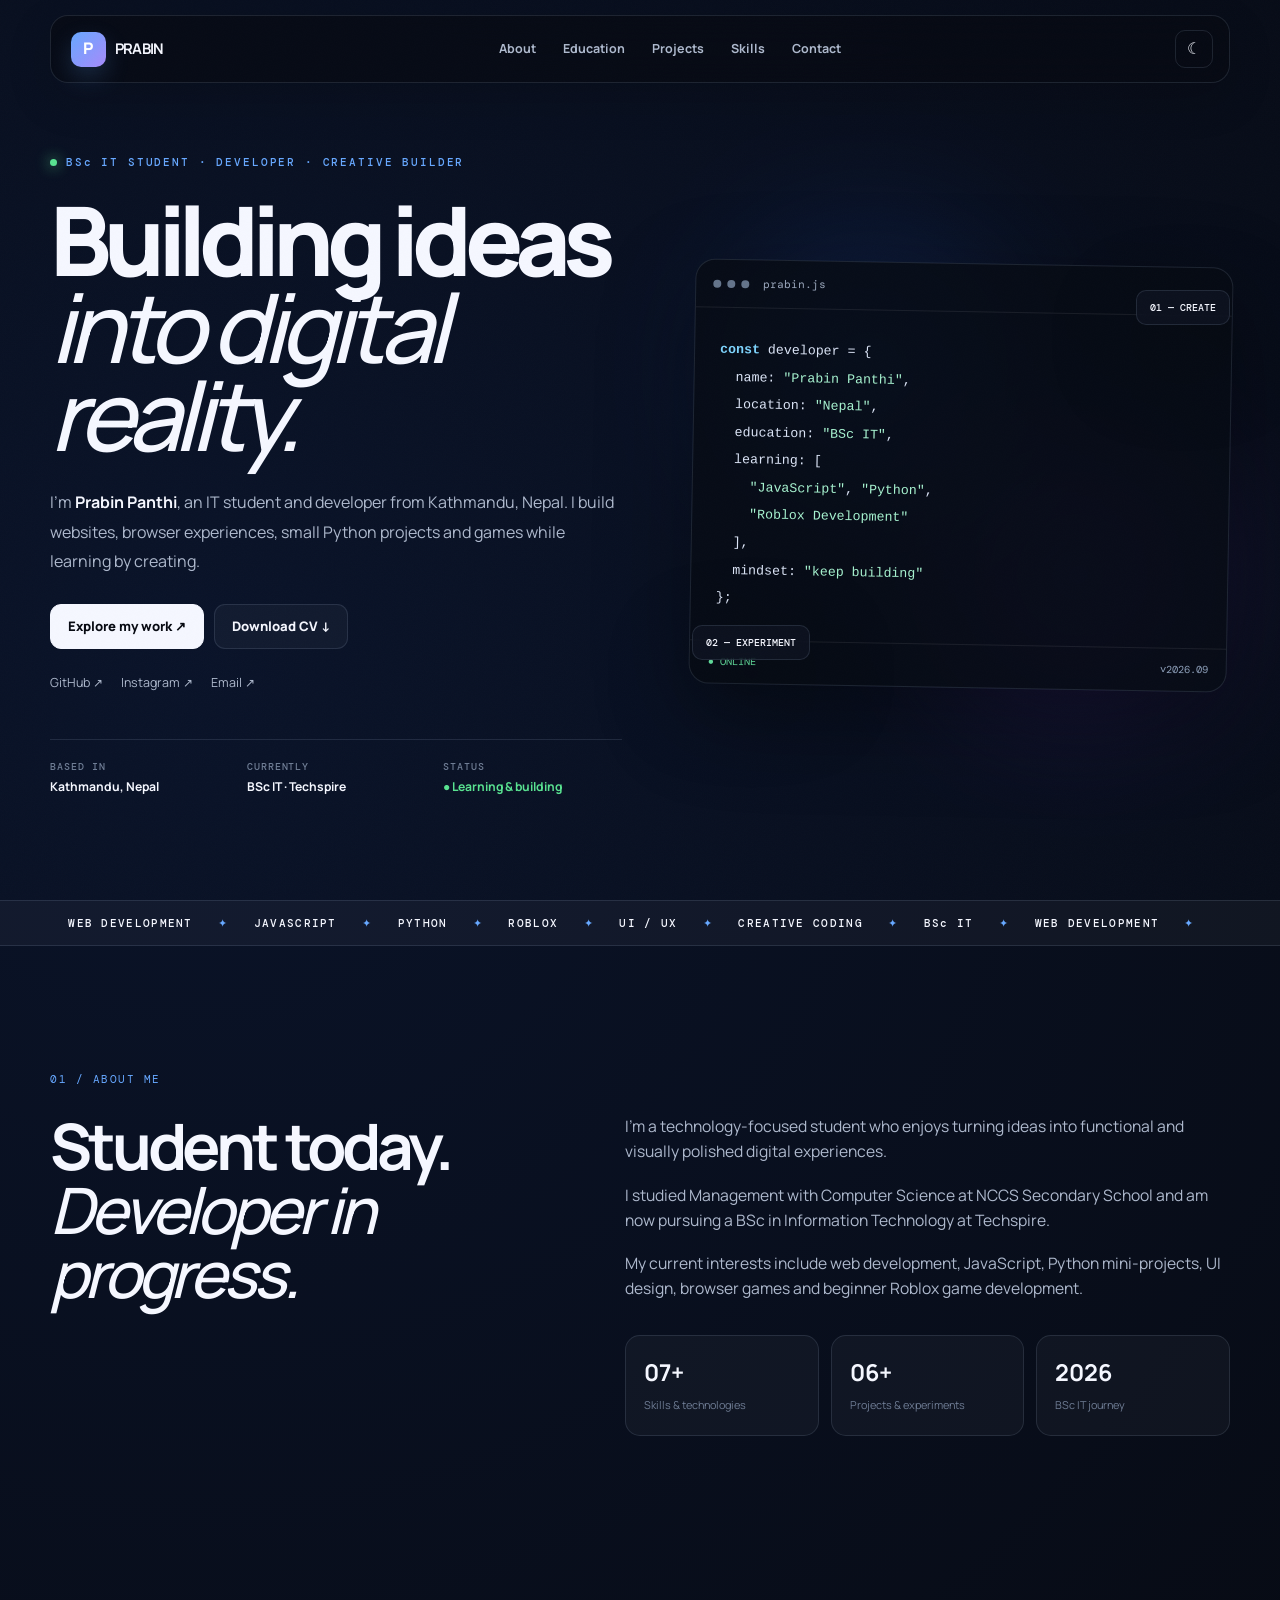
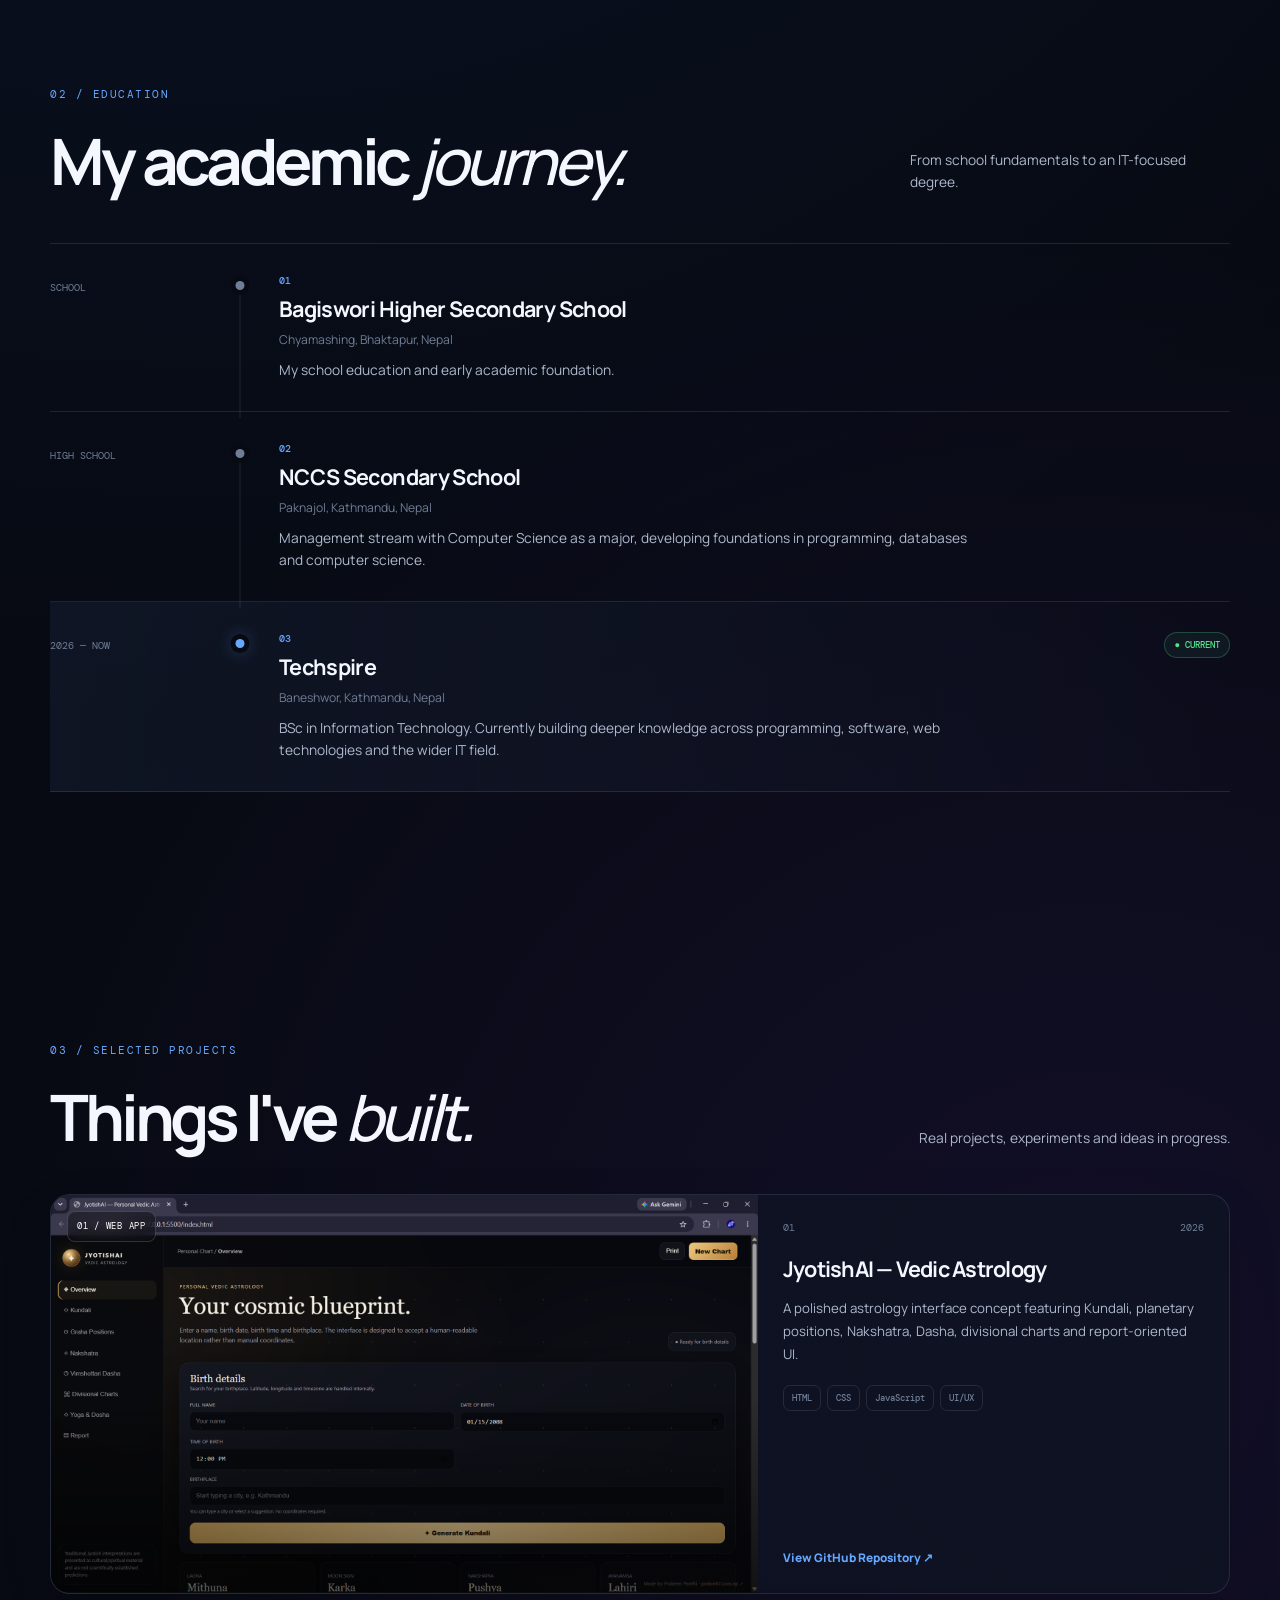
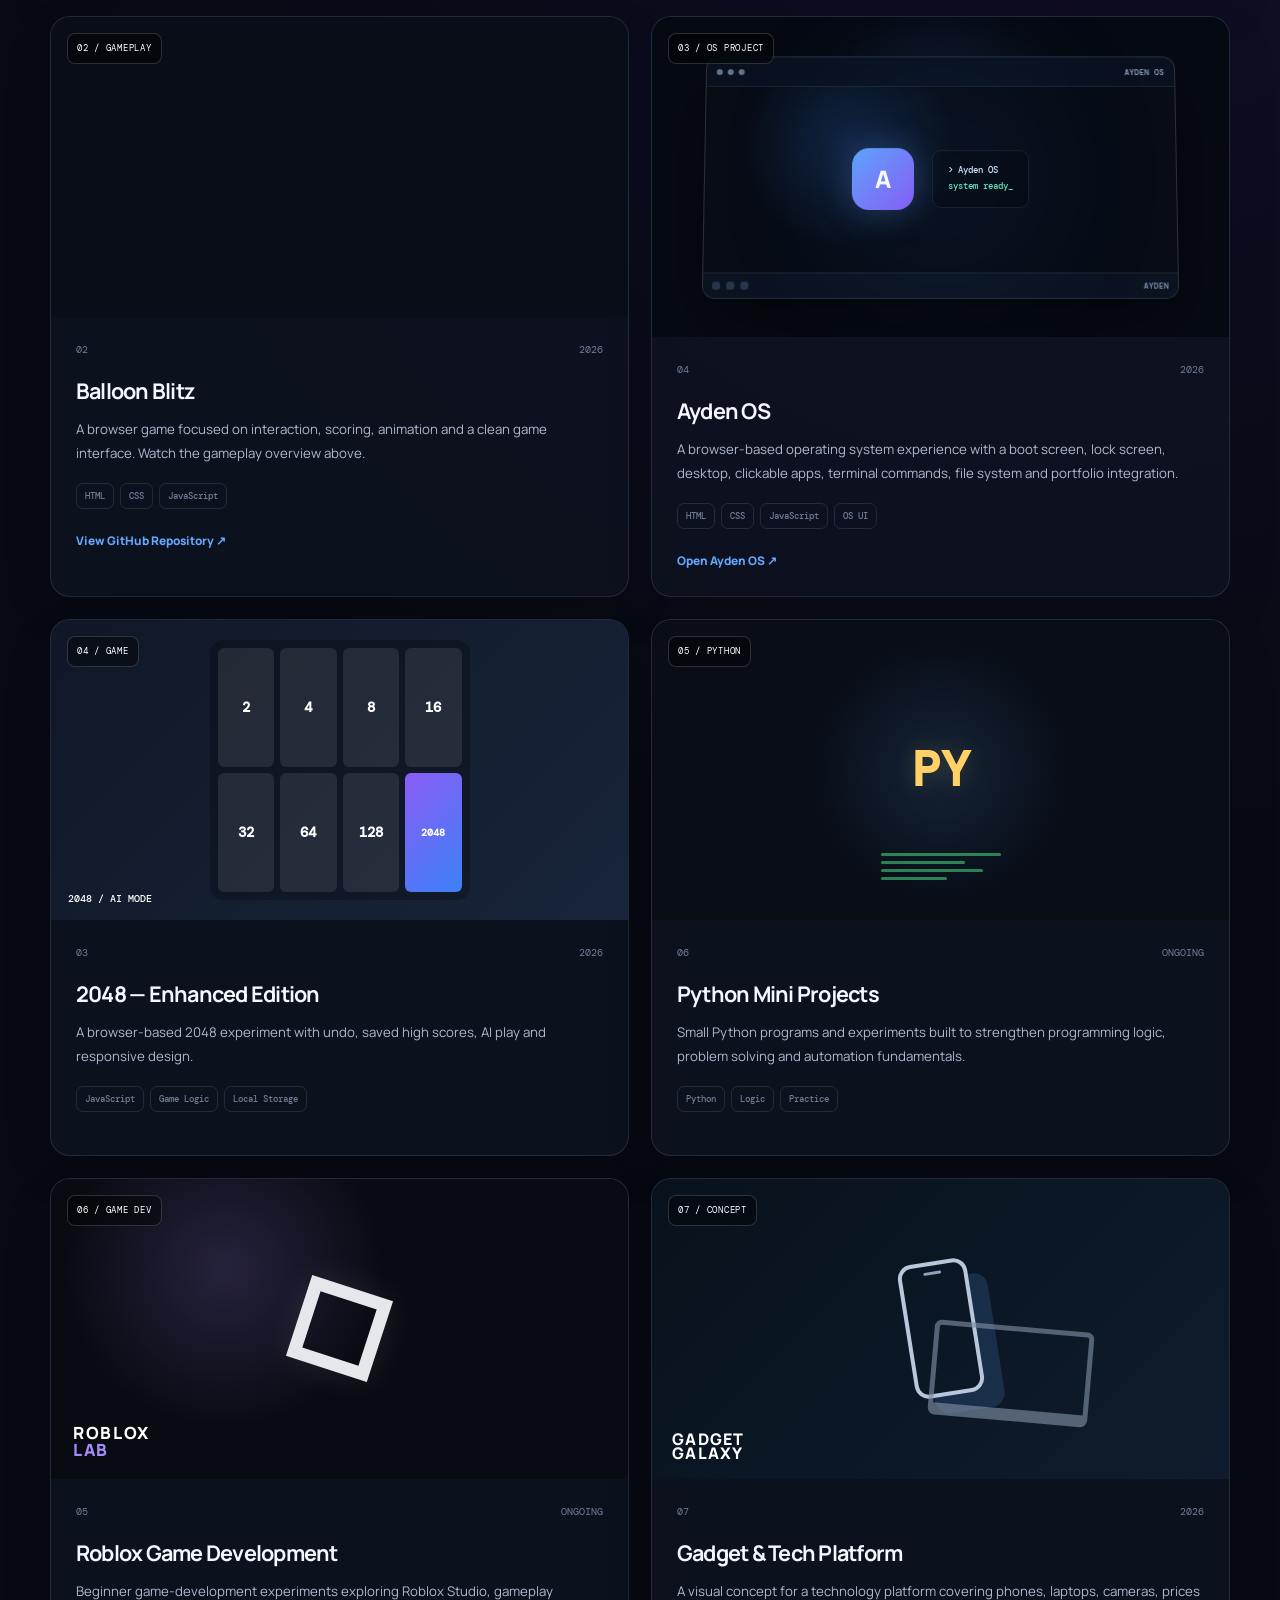
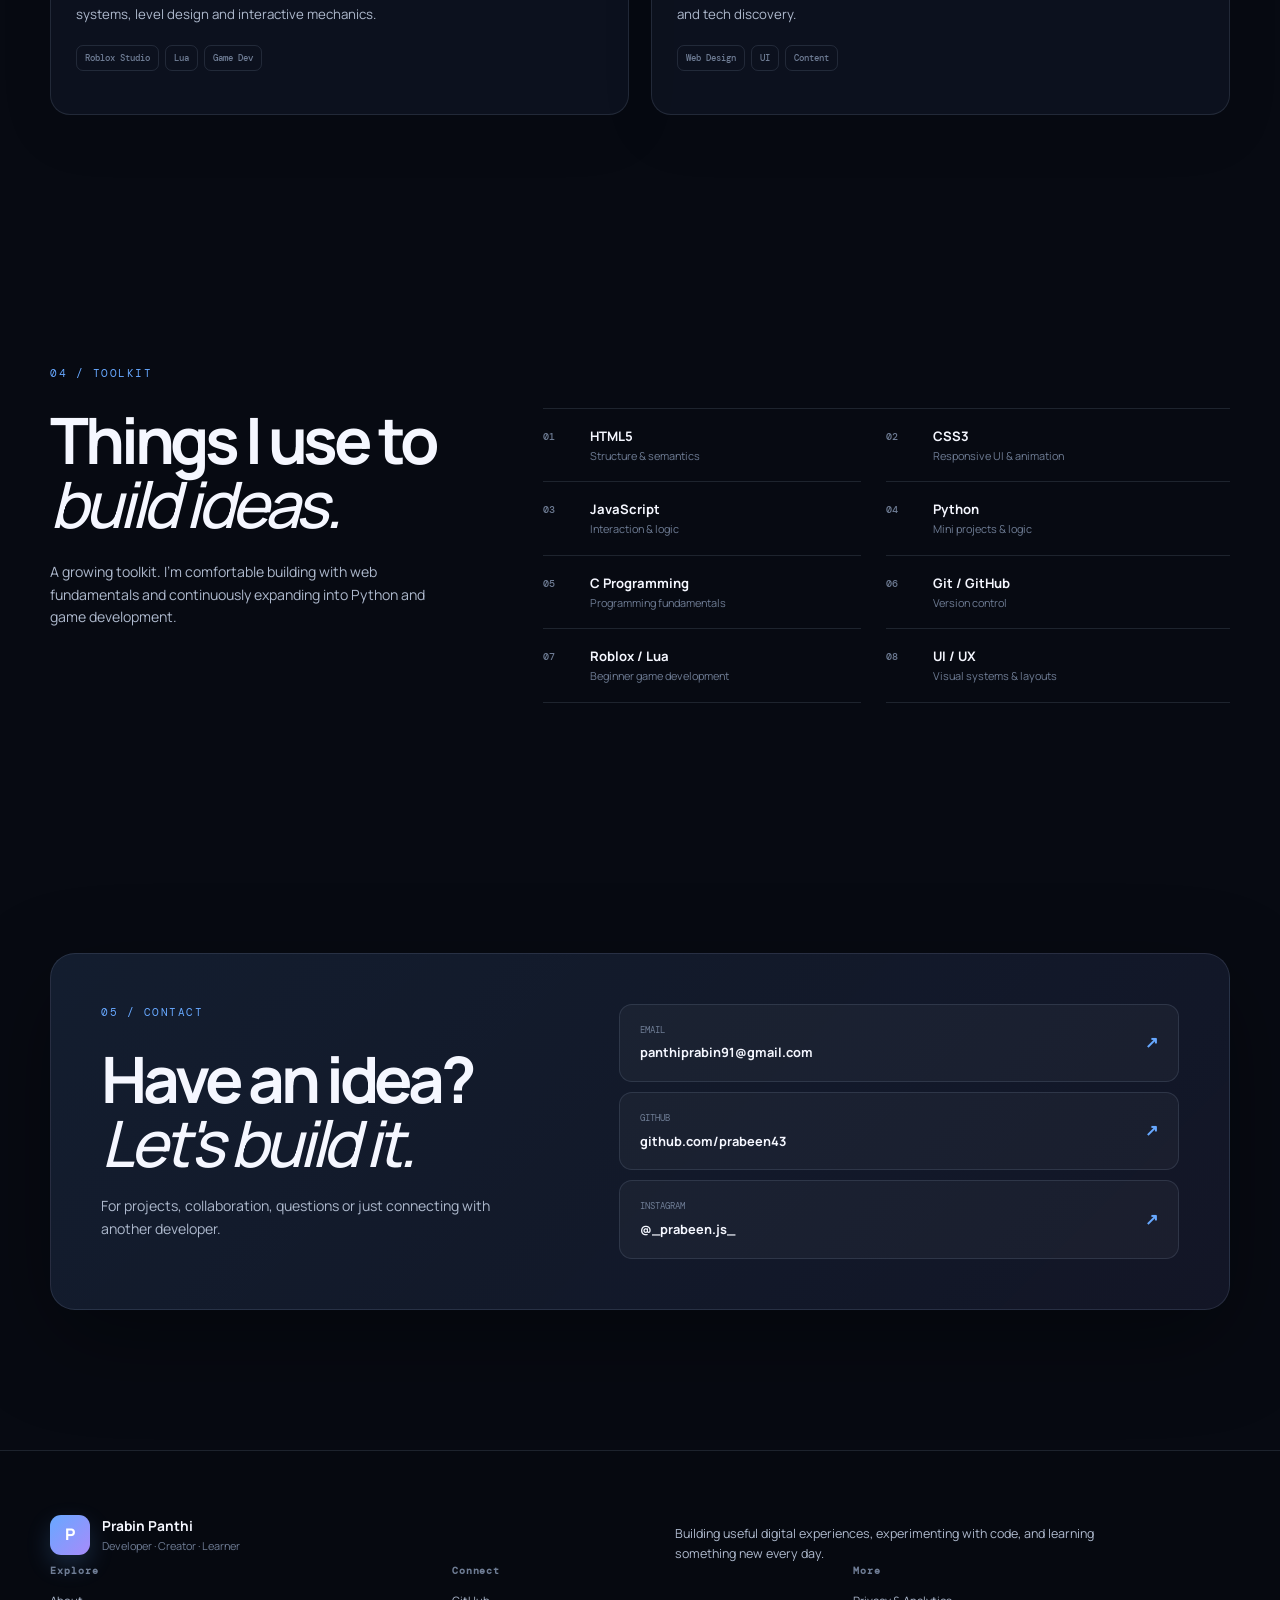
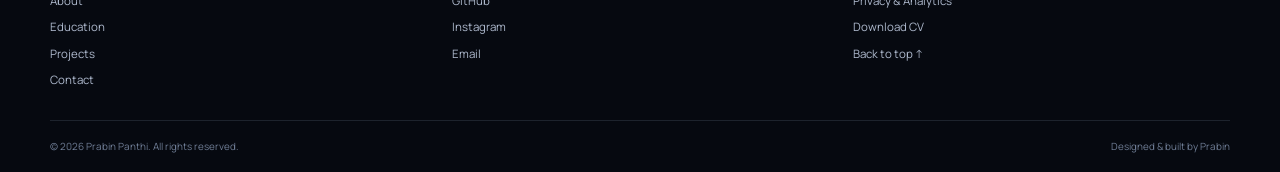
<file: index.html>
<!DOCTYPE html>
<html lang="en">
<head>
<meta charset="UTF-8">
<meta name="viewport" content="width=device-width, initial-scale=1.0">
<title>Prabin Panthi | Developer Portfolio</title>
<meta name="description" content="Prabin Panthi — BSc IT student and developer from Kathmandu, Nepal. Explore web projects, Python experiments, games and creative builds.">
<meta name="keywords" content="Prabin Panthi, developer, BSc IT, Nepal developer, Kathmandu developer, JavaScript, Python, Roblox, web development">
<meta name="author" content="Prabin Panthi">
<meta name="robots" content="index, follow">
<link rel="canonical" href="https://prabin67.com.np/">
<meta property="og:type" content="website">
<meta property="og:title" content="Prabin Panthi | Developer Portfolio">
<meta property="og:description" content="BSc IT student and developer from Kathmandu, Nepal. Web projects, games, Python experiments and creative builds.">
<meta property="og:url" content="https://prabin67.com.np/">
<meta property="og:image" content="https://prabin67.com.np/images/Jyotish-AI.png">
<meta name="twitter:card" content="summary_large_image">
<meta name="twitter:title" content="Prabin Panthi | Developer Portfolio">
<meta name="twitter:description" content="BSc IT student and developer from Kathmandu, Nepal.">
<meta name="theme-color" content="#090a0f">
<link rel="icon" href="data:image/svg+xml,%3Csvg xmlns='http://www.w3.org/2000/svg' viewBox='0 0 100 100'%3E%3Crect width='100' height='100' rx='24' fill='%23090a0f'/%3E%3Cpath d='M29 76V24h25c14 0 23 7 23 19s-9 19-23 19H42v14H29zm13-26h11c7 0 11-2 11-7s-4-7-11-7H42v14z' fill='%23a79cff'/%3E%3Cpath d='M65 69l8-8 8 8-8 8z' fill='%23b8ffb0'/%3E%3C/svg%3E">
<link rel="preconnect" href="https://fonts.googleapis.com">
<link rel="preconnect" href="https://fonts.gstatic.com" crossorigin>
<link href="https://fonts.googleapis.com/css2?family=DM+Mono:wght@400;500&family=Manrope:wght@400;500;600;700;800&display=swap" rel="stylesheet">
<link rel="stylesheet" href="style.css">
<script async src="https://www.googletagmanager.com/gtag/js?id=G-0WJ53CR71H"></script>
<script>window.dataLayer=window.dataLayer||[];function gtag(){dataLayer.push(arguments)}gtag('js',new Date());gtag('config','G-0WJ53CR71H');</script>
</head>
<body>
<div class="noise"></div>
<header class="navbar">
<a href="#home" class="logo"><span>P</span><b>PRABIN</b></a>
<nav id="navLinks">
<a href="#about">About</a><a href="#education">Education</a><a href="#work">Projects</a><a href="#skills">Skills</a><a href="#contact">Contact</a>
</nav>
<div class="nav-actions"><button id="themeToggle" class="icon-btn" aria-label="Toggle theme">☾</button><button class="menu-btn" id="menuBtn" aria-label="Open navigation">☰</button></div>
</header>
<main>
<section class="hero" id="home">
<div class="hero-content reveal">
<div class="eyebrow"><span class="status-dot"></span> BSc IT STUDENT · DEVELOPER · CREATIVE BUILDER</div>
<h1>Building ideas<br><em>into digital reality.</em></h1>
<p class="hero-description">I'm <strong>Prabin Panthi</strong>, an IT student and developer from Kathmandu, Nepal. I build websites, browser experiences, small Python projects and games while learning by creating.</p>
<div class="hero-buttons"><a href="#work" class="btn btn-primary">Explore my work ↗</a><a href="Prabin-Panthi-Developer-CV-v2.pdf" download class="btn btn-secondary">Download CV ↓</a></div>
<div class="social-row"><a href="https://github.com/prabeen43" target="_blank" rel="noopener">GitHub ↗</a><a href="https://www.instagram.com/_prabeen.js_/" target="_blank" rel="noopener">Instagram ↗</a><a href="mailto:panthiprabin91@gmail.com">Email ↗</a></div>
<div class="hero-meta"><div><span>BASED IN</span><strong>Kathmandu, Nepal</strong></div><div><span>CURRENTLY</span><strong>BSc IT · Techspire</strong></div><div><span>STATUS</span><strong class="available">● Learning & building</strong></div></div>
</div>
<div class="hero-visual reveal">
<div class="glow glow-one"></div><div class="glow glow-two"></div>
<div class="code-card"><div class="code-header"><div class="code-dots"><span></span><span></span><span></span></div><span>prabin.js</span></div><pre><code><b>const</b> developer = {
  name: <strong>"Prabin Panthi"</strong>,
  location: <strong>"Nepal"</strong>,
  education: <strong>"BSc IT"</strong>,
  learning: [
    <strong>"JavaScript"</strong>, <strong>"Python"</strong>,
    <strong>"Roblox Development"</strong>
  ],
  mindset: <strong>"keep building"</strong>
};</code></pre><div class="code-footer"><span>● ONLINE</span><span>v2026.09</span></div></div>
<div class="floating-tag tag-one">01 — CREATE</div><div class="floating-tag tag-two">02 — EXPERIMENT</div>
</div>
</section>
<section class="marquee"><div>WEB DEVELOPMENT <span>✦</span> JAVASCRIPT <span>✦</span> PYTHON <span>✦</span> ROBLOX <span>✦</span> UI / UX <span>✦</span> CREATIVE CODING <span>✦</span> BSc IT <span>✦</span> WEB DEVELOPMENT <span>✦</span></div></section>
<section class="section about" id="about"><div class="section-label">01 / ABOUT ME</div><div class="about-grid"><div><h2>Student today.<br><em>Developer in progress.</em></h2></div><div class="about-content"><p>I'm a technology-focused student who enjoys turning ideas into functional and visually polished digital experiences.</p><p>I studied Management with Computer Science at NCCS Secondary School and am now pursuing a BSc in Information Technology at Techspire.</p><p>My current interests include web development, JavaScript, Python mini-projects, UI design, browser games and beginner Roblox game development.</p><div class="stats"><div><strong>07+</strong><span>Skills & technologies</span></div><div><strong>06+</strong><span>Projects & experiments</span></div><div><strong>2026</strong><span>BSc IT journey</span></div></div></div></div></section>
<section class="section education" id="education"><div class="section-label">02 / EDUCATION</div><div class="education-heading"><h2>My academic <em>journey.</em></h2><p>From school fundamentals to an IT-focused degree.</p></div><div class="timeline">
<article class="education-item"><div class="edu-year">SCHOOL</div><div class="edu-line"><span></span></div><div class="edu-content"><p class="edu-number">01</p><h3>Bagiswori Higher Secondary School</h3><p class="edu-place">Chyamashing, Bhaktapur, Nepal</p><p>My school education and early academic foundation.</p></div></article>
<article class="education-item"><div class="edu-year">HIGH SCHOOL</div><div class="edu-line"><span></span></div><div class="edu-content"><p class="edu-number">02</p><h3>NCCS Secondary School</h3><p class="edu-place">Paknajol, Kathmandu, Nepal</p><p>Management stream with Computer Science as a major, developing foundations in programming, databases and computer science.</p></div></article>
<article class="education-item current"><div class="edu-year">2026 — NOW</div><div class="edu-line"><span></span></div><div class="edu-content"><div class="current-badge">● CURRENT</div><p class="edu-number">03</p><h3>Techspire</h3><p class="edu-place">Baneshwor, Kathmandu, Nepal</p><p>BSc in Information Technology. Currently building deeper knowledge across programming, software, web technologies and the wider IT field.</p></div></article>
</div></section>
<section class="section work" id="work"><div class="section-header"><div><div class="section-label">03 / SELECTED PROJECTS</div><h2>Things I've <em>built.</em></h2></div><p>Real projects, experiments and ideas in progress.</p></div><div class="projects">
<article class="project featured"><div class="project-image image-project"><img src="images/Jyotish-AI.png" alt="Jyotish AI project preview" loading="eager" fetchpriority="high" decoding="async"><div class="image-overlay"></div><span class="visual-label">01 / WEB APP</span></div><div class="project-info"><div class="project-number"><span>01</span><span>2026</span></div><h3>JyotishAI — Vedic Astrology</h3><p>A polished astrology interface concept featuring Kundali, planetary positions, Nakshatra, Dasha, divisional charts and report-oriented UI.</p><div class="tags"><span>HTML</span><span>CSS</span><span>JavaScript</span><span>UI/UX</span></div><a class="repo-link" href="https://github.com/prabeen43/Jyotish-AI" target="_blank" rel="noopener">View GitHub Repository ↗</a></div></article>
<article class="project"><div class="project-image video-project"><video src="videos/balloon-blitz.mp4" autoplay muted loop playsinline preload="auto" disablepictureinpicture controlslist="nodownload noplaybackrate noremoteplayback" tabindex="-1" aria-hidden="true"></video><span class="visual-label">02 / GAMEPLAY</span></div><div class="project-info"><div class="project-number"><span>02</span><span>2026</span></div><h3>Balloon Blitz</h3><p>A browser game focused on interaction, scoring, animation and a clean game interface. Watch the gameplay overview above.</p><div class="tags"><span>HTML</span><span>CSS</span><span>JavaScript</span></div><a class="repo-link" href="https://github.com/prabeen43/Balloon-Blitz" target="_blank" rel="noopener">View GitHub Repository ↗</a></div></article>
<article class="project ayden-project"><a href="/aydenos" class="ayden-project-link" aria-label="Open Ayden OS project"><div class="project-image ayden-os-preview"><span class="visual-label">03 / OS PROJECT</span><div class="ayden-window"><div class="ayden-window-top"><span></span><span></span><span></span><b>AYDEN OS</b></div><div class="ayden-desktop"><div class="ayden-orb">A</div><div class="ayden-terminal">&gt; Ayden OS<br><span>system ready_</span></div></div><div class="ayden-taskbar"><i></i><i></i><i></i><strong>AYDEN</strong></div></div><div class="ayden-glow"></div></div></a><div class="project-info"><div class="project-number"><span>04</span><span>2026</span></div><h3>Ayden OS</h3><p>A browser-based operating system experience with a boot screen, lock screen, desktop, clickable apps, terminal commands, file system and portfolio integration.</p><div class="tags"><span>HTML</span><span>CSS</span><span>JavaScript</span><span>OS UI</span></div><a class="repo-link" href="/aydenos">Open Ayden OS ↗</a></div></article>
<article class="project"><div class="project-image game2048"><span class="visual-label">04 / GAME</span><div class="tile-grid"><b>2</b><b>4</b><b>8</b><b>16</b><b>32</b><b>64</b><b>128</b><b>2048</b></div><div class="game-label">2048 / AI MODE</div></div><div class="project-info"><div class="project-number"><span>03</span><span>2026</span></div><h3>2048 — Enhanced Edition</h3><p>A browser-based 2048 experiment with undo, saved high scores, AI play and responsive design.</p><div class="tags"><span>JavaScript</span><span>Game Logic</span><span>Local Storage</span></div></div></article>
<article class="project"><div class="project-image python-project"><span class="visual-label">05 / PYTHON</span><div class="python-symbol">PY</div><div class="python-lines"><i></i><i></i><i></i><i></i></div></div><div class="project-info"><div class="project-number"><span>06</span><span>ONGOING</span></div><h3>Python Mini Projects</h3><p>Small Python programs and experiments built to strengthen programming logic, problem solving and automation fundamentals.</p><div class="tags"><span>Python</span><span>Logic</span><span>Practice</span></div></div></article>
<article class="project"><div class="project-image roblox-project"><span class="visual-label">06 / GAME DEV</span><div class="roblox-cube"></div><div class="roblox-title">ROBLOX<br><em>LAB</em></div></div><div class="project-info"><div class="project-number"><span>05</span><span>ONGOING</span></div><h3>Roblox Game Development</h3><p>Beginner game-development experiments exploring Roblox Studio, gameplay systems, level design and interactive mechanics.</p><div class="tags"><span>Roblox Studio</span><span>Lua</span><span>Game Dev</span></div></div></article>
<article class="project"><div class="project-image gadgets"><span class="visual-label">07 / CONCEPT</span><div class="phone"></div><div class="laptop"></div><div class="gadgets-title">GADGET<br>GALAXY</div></div><div class="project-info"><div class="project-number"><span>07</span><span>2026</span></div><h3>Gadget & Tech Platform</h3><p>A visual concept for a technology platform covering phones, laptops, cameras, prices and tech discovery.</p><div class="tags"><span>Web Design</span><span>UI</span><span>Content</span></div></div></article>
</div></section>
<section class="section skills" id="skills"><div class="section-label">04 / TOOLKIT</div><div class="skills-layout"><div><h2>Things I use to<br><em>build ideas.</em></h2><p class="skills-intro">A growing toolkit. I'm comfortable building with web fundamentals and continuously expanding into Python and game development.</p></div><div class="skill-list"><div><span>01</span><strong>HTML5</strong><i>Structure & semantics</i></div><div><span>02</span><strong>CSS3</strong><i>Responsive UI & animation</i></div><div><span>03</span><strong>JavaScript</strong><i>Interaction & logic</i></div><div><span>04</span><strong>Python</strong><i>Mini projects & logic</i></div><div><span>05</span><strong>C Programming</strong><i>Programming fundamentals</i></div><div><span>06</span><strong>Git / GitHub</strong><i>Version control</i></div><div><span>07</span><strong>Roblox / Lua</strong><i>Beginner game development</i></div><div><span>08</span><strong>UI / UX</strong><i>Visual systems & layouts</i></div></div></div></section>
<section class="section contact" id="contact"><div class="contact-box"><div class="contact-copy"><div class="section-label">05 / CONTACT</div><h2>Have an idea?<br><em>Let's build it.</em></h2><p>For projects, collaboration, questions or just connecting with another developer.</p></div><div class="contact-cards"><a class="contact-card" href="mailto:panthiprabin91@gmail.com"><span>EMAIL</span><strong>panthiprabin91@gmail.com</strong><b>↗</b></a><a class="contact-card" href="https://github.com/prabeen43" target="_blank" rel="noopener"><span>GITHUB</span><strong>github.com/prabeen43</strong><b>↗</b></a><a class="contact-card" href="https://www.instagram.com/_prabeen.js_/" target="_blank" rel="noopener"><span>INSTAGRAM</span><strong>@_prabeen.js_</strong><b>↗</b></a></div></div></section>
</main>
<footer class="site-footer"><div class="footer-container"><div class="footer-main"><div class="footer-brand"><div class="footer-logo">P</div><div><strong>Prabin Panthi</strong><span>Developer · Creator · Learner</span></div></div><p class="footer-description">Building useful digital experiences, experimenting with code, and learning something new every day.</p></div><div class="footer-links"><div class="footer-column"><h4>Explore</h4><a href="#about">About</a><a href="#education">Education</a><a href="#work">Projects</a><a href="#contact">Contact</a></div><div class="footer-column"><h4>Connect</h4><a href="https://github.com/prabeen43" target="_blank" rel="noopener">GitHub</a><a href="https://www.instagram.com/_prabeen.js_/" target="_blank" rel="noopener">Instagram</a><a href="mailto:panthiprabin91@gmail.com">Email</a></div><div class="footer-column"><h4>More</h4><a href="privacy.html">Privacy & Analytics</a><a href="Prabin-Panthi-Developer-CV-v2.pdf" download>Download CV</a><a href="#home">Back to top ↑</a></div></div></div><div class="footer-bottom"><span>© <span id="year"></span> Prabin Panthi. All rights reserved.</span><span>Designed & built by Prabin</span></div></footer>
<button id="topButton" class="top-button" aria-label="Back to top">↑</button>
<script src="script.js"></script>
</body>
</html>
</file>
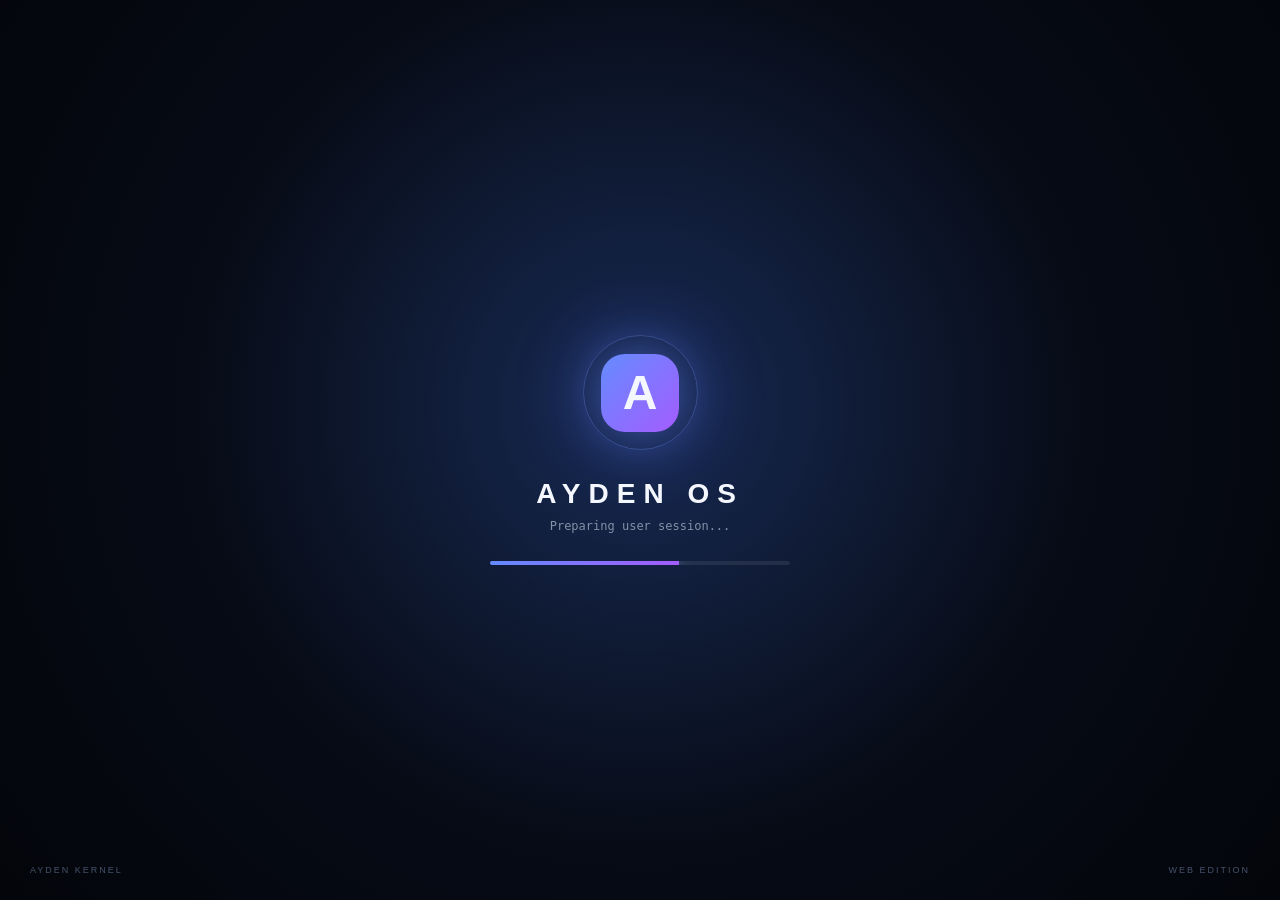
<file: Ayden-OS/index.html>
<!DOCTYPE html>
<html lang="en">
<head>
    <meta charset="UTF-8">
    <meta name="viewport" content="width=device-width, initial-scale=1.0">

    <meta name="theme-color" content="#060814">

    <title>Ayden OS</title>

    <!-- Ayden OS favicon -->
    <link
        rel="icon"
        href="data:image/svg+xml,%3Csvg xmlns='http://www.w3.org/2000/svg' viewBox='0 0 100 100'%3E%3Cdefs%3E%3ClinearGradient id='g' x1='0' y1='0' x2='1' y2='1'%3E%3Cstop offset='0' stop-color='%235f8cff'/%3E%3Cstop offset='1' stop-color='%23a35cff'/%3E%3C/linearGradient%3E%3C/defs%3E%3Crect width='100' height='100' rx='24' fill='%23060814'/%3E%3Crect x='10' y='10' width='80' height='80' rx='21' fill='url(%23g)'/%3E%3Ctext x='50' y='68' text-anchor='middle' font-family='Arial' font-size='58' font-weight='900' fill='white'%3EA%3C/text%3E%3C/svg%3E"
    >

    <link rel="stylesheet" href="style.css">
</head>

<body>

<!-- =====================================================
     BOOT SCREEN
===================================================== -->

<div id="bootScreen">

    <div class="boot-orbit">
        <div class="boot-core">A</div>
    </div>

    <h1>AYDEN OS</h1>

    <p id="bootStatus">Initializing kernel...</p>

    <div class="boot-progress">
        <div id="bootProgress"></div>
    </div>

    <div class="boot-info">
        <span>AYDEN KERNEL</span>
        <span>WEB EDITION</span>
    </div>

</div>


<!-- =====================================================
     LOCK SCREEN
===================================================== -->

<div id="lockScreen">

    <div class="lock-wallpaper">

        <div class="aurora aurora-one"></div>
        <div class="aurora aurora-two"></div>
        <div class="aurora aurora-three"></div>

        <div class="stars" id="stars"></div>

        <div class="grid-floor"></div>

    </div>

    <div class="lock-content">

        <div class="lock-time" id="lockTime">
            00:00
        </div>

        <div class="lock-date" id="lockDate">
            Loading...
        </div>

        <div class="lock-user">

            <div class="lock-avatar">
                A
            </div>

            <h2>Ayden User</h2>

            <p>Welcome back</p>

            <button
                id="loginButton"
                onclick="unlockOS()"
            >
                Enter to Login
            </button>

            <small>
                Press Enter ↵
            </small>

        </div>

    </div>

    <div class="lock-footer">
        <span>AYDEN OS</span>
        <span>WEB EDITION</span>
    </div>

</div>


<!-- =====================================================
     DESKTOP
===================================================== -->

<main id="desktop">

    <div class="desktop-wallpaper">

        <div class="wall-orb orb-one"></div>
        <div class="wall-orb orb-two"></div>
        <div class="wall-orb orb-three"></div>

        <div class="wall-lines"></div>

        <div class="wall-grid"></div>

    </div>


    <!-- =================================================
         DESKTOP ICONS
    ================================================== -->

    <div class="desktop-icons">

        <button
            class="desktop-icon"
            ondblclick="openApp('computer')"
            onclick="selectDesktopIcon(this)"
        >
            <span class="desktop-icon-image">💻</span>
            <span>This PC</span>
        </button>


        <button
            class="desktop-icon"
            ondblclick="openApp('files')"
            onclick="selectDesktopIcon(this)"
        >
            <span class="desktop-icon-image">📁</span>
            <span>File Explorer</span>
        </button>


        <button
            class="desktop-icon"
            ondblclick="openApp('browser')"
            onclick="selectDesktopIcon(this)"
        >
            <span class="desktop-icon-image">🌐</span>
            <span>Browser</span>
        </button>


        <button
            class="desktop-icon"
            ondblclick="openApp('terminal')"
            onclick="selectDesktopIcon(this)"
        >
            <span class="desktop-icon-image">⌨️</span>
            <span>Terminal</span>
        </button>


        <button
            class="desktop-icon"
            ondblclick="openApp('calculator')"
            onclick="selectDesktopIcon(this)"
        >
            <span class="desktop-icon-image">🧮</span>
            <span>Calculator</span>
        </button>


        <button
            class="desktop-icon"
            ondblclick="openApp('settings')"
            onclick="selectDesktopIcon(this)"
        >
            <span class="desktop-icon-image">⚙️</span>
            <span>Settings</span>
        </button>

    </div>


    <!-- =================================================
         THIS PC
    ================================================== -->

    <section
        class="window"
        id="computerWindow"
    >

        <div
            class="window-header"
            data-drag-handle
        >

            <div class="window-title">
                <span>💻</span>
                <span>This PC</span>
            </div>

            <div class="window-controls">

                <button onclick="minimizeWindow('computerWindow')">
                    −
                </button>

                <button onclick="maximizeWindow('computerWindow')">
                    □
                </button>

                <button
                    class="close-button"
                    onclick="closeWindow('computerWindow')"
                >
                    ×
                </button>

            </div>

        </div>


        <div class="window-body">

            <div class="breadcrumb">
                <span>💻</span>
                This PC
            </div>

            <h2>Devices and drives</h2>


            <div class="drive-grid">

                <div
                    class="drive-card"
                    onclick="openFile('Local Disk (C:)')"
                >

                    <div class="drive-image">
                        💾
                    </div>

                    <div class="drive-details">

                        <strong>
                            Local Disk (C:)
                        </strong>

                        <span>
                            128 GB free of 256 GB
                        </span>

                        <div class="storage-bar">
                            <div></div>
                        </div>

                    </div>

                </div>


                <div
                    class="drive-card"
                    onclick="openFile('Ayden Cloud')"
                >

                    <div class="drive-image">
                        ☁️
                    </div>

                    <div class="drive-details">

                        <strong>
                            Ayden Cloud
                        </strong>

                        <span>
                            Connected
                        </span>

                        <div class="cloud-online">
                            ● Online
                        </div>

                    </div>

                </div>

            </div>


            <h2 class="section-heading">
                Network locations
            </h2>


            <div
                class="network-card"
                onclick="openExternal('https://prabin67.com.np')"
            >

                <span>🌐</span>

                <div>
                    <strong>
                        Prabin Portfolio
                    </strong>

                    <small>
                        prabin67.com.np
                    </small>
                </div>

            </div>

        </div>

    </section>


    <!-- =================================================
         FILE EXPLORER
    ================================================== -->

    <section
        class="window"
        id="filesWindow"
    >

        <div
            class="window-header"
            data-drag-handle
        >

            <div class="window-title">
                <span>📁</span>
                <span>File Explorer</span>
            </div>

            <div class="window-controls">

                <button onclick="minimizeWindow('filesWindow')">
                    −
                </button>

                <button onclick="maximizeWindow('filesWindow')">
                    □
                </button>

                <button
                    class="close-button"
                    onclick="closeWindow('filesWindow')"
                >
                    ×
                </button>

            </div>

        </div>


        <div class="explorer-body">

            <aside class="explorer-sidebar">

                <div class="sidebar-title">
                    Quick access
                </div>

                <button
                    class="sidebar-item active"
                    onclick="showFolder('Home')"
                >
                    🏠 Home
                </button>

                <button
                    class="sidebar-item"
                    onclick="showFolder('Documents')"
                >
                    📄 Documents
                </button>

                <button
                    class="sidebar-item"
                    onclick="showFolder('Projects')"
                >
                    💻 Projects
                </button>

                <button
                    class="sidebar-item"
                    onclick="showFolder('Pictures')"
                >
                    🖼️ Pictures
                </button>

                <button
                    class="sidebar-item"
                    onclick="showFolder('Videos')"
                >
                    🎬 Videos
                </button>

                <button
                    class="sidebar-item"
                    onclick="showFolder('Downloads')"
                >
                    ⬇️ Downloads
                </button>

                <button
                    class="sidebar-item"
                    onclick="showFolder('Music')"
                >
                    🎵 Music
                </button>

            </aside>


            <div class="explorer-main">

                <div class="explorer-toolbar">

                    <button onclick="showFolder('Home')">
                        ←
                    </button>

                    <button onclick="showFolder('Home')">
                        ⟳
                    </button>

                    <div class="address-bar">
                        <span>📁</span>
                        <span id="currentFolder">
                            Home
                        </span>
                    </div>

                </div>


                <div class="explorer-content">

                    <h2 id="folderTitle">
                        Home
                    </h2>

                    <div
                        class="file-grid"
                        id="fileGrid"
                    >

                    </div>

                </div>

            </div>

        </div>

    </section>


    <!-- =================================================
         BROWSER
    ================================================== -->

    <section
        class="window"
        id="browserWindow"
    >

        <div
            class="window-header"
            data-drag-handle
        >

            <div class="window-title">
                <span>🌐</span>
                <span>Ayden Browser</span>
            </div>

            <div class="window-controls">

                <button onclick="minimizeWindow('browserWindow')">
                    −
                </button>

                <button onclick="maximizeWindow('browserWindow')">
                    □
                </button>

                <button
                    class="close-button"
                    onclick="closeWindow('browserWindow')"
                >
                    ×
                </button>

            </div>

        </div>


        <div class="browser-body">

            <div class="browser-toolbar">

                <button onclick="browserBack()">
                    ←
                </button>

                <button onclick="browserForward()">
                    →
                </button>

                <button onclick="browserHome()">
                    ⌂
                </button>

                <input
                    id="browserInput"
                    value="https://www.google.com"
                    placeholder="Search or enter a URL"
                    onkeydown="browserKey(event)"
                >

                <button onclick="loadWebsite()">
                    ↗
                </button>

            </div>


            <div class="browser-home">

                <div class="browser-logo">
                    A
                </div>

                <h1>
                    Ayden Browser
                </h1>

                <p>
                    Explore the web from Ayden OS.
                </p>


                <div class="browser-search">

                    <input
                        id="searchInput"
                        placeholder="Search Google..."
                        onkeydown="if(event.key === 'Enter') searchWeb()"
                    >

                    <button onclick="searchWeb()">
                        Search
                    </button>

                </div>


                <div class="browser-links">

                    <button
                        onclick="openExternal('https://prabin67.com.np')"
                    >
                        <span>👨‍💻</span>
                        Prabin Portfolio
                    </button>

                    <button
                        onclick="openExternal('https://github.com/prabeen43')"
                    >
                        <span>◉</span>
                        GitHub
                    </button>

                    <button
                        onclick="openExternal('https://www.google.com')"
                    >
                        <span>G</span>
                        Google
                    </button>

                    <button
                        onclick="openExternal('https://youtube.com')"
                    >
                        <span>▶</span>
                        YouTube
                    </button>

                </div>

            </div>

        </div>

    </section>


    <!-- =================================================
         TERMINAL
    ================================================== -->

    <section
        class="window terminal-window"
        id="terminalWindow"
    >

        <div
            class="window-header terminal-header"
            data-drag-handle
        >

            <div class="window-title">
                <span>⌨️</span>
                <span>Ayden Terminal</span>
            </div>

            <div class="window-controls">

                <button onclick="minimizeWindow('terminalWindow')">
                    −
                </button>

                <button onclick="maximizeWindow('terminalWindow')">
                    □
                </button>

                <button
                    class="close-button"
                    onclick="closeWindow('terminalWindow')"
                >
                    ×
                </button>

            </div>

        </div>


        <div
            class="terminal-body"
            id="terminalBody"
            onclick="focusTerminal()"
        >

            <div class="terminal-output">

                <div class="terminal-line terminal-brand">
                    <span>AYDEN TERMINAL</span>
                </div>

                <div class="terminal-line">
                    Ayden OS Web Terminal v1.0
                </div>

                <div class="terminal-line muted">
                    Type <strong>help</strong> to see available commands.
                </div>

                <br>

            </div>


            <div class="terminal-input-line">

                <span class="terminal-prompt">
                    prabin@ayden:~$
                </span>

                <input
                    id="terminalInput"
                    autocomplete="off"
                    spellcheck="false"
                    onkeydown="terminalKey(event)"
                >

            </div>

        </div>

    </section>


    <!-- =================================================
         CALCULATOR
    ================================================== -->

    <section
        class="window calculator-window"
        id="calculatorWindow"
    >

        <div
            class="window-header"
            data-drag-handle
        >

            <div class="window-title">
                <span>🧮</span>
                Calculator
            </div>

            <div class="window-controls">

                <button onclick="minimizeWindow('calculatorWindow')">
                    −
                </button>

                <button onclick="maximizeWindow('calculatorWindow')">
                    □
                </button>

                <button
                    class="close-button"
                    onclick="closeWindow('calculatorWindow')"
                >
                    ×
                </button>

            </div>

        </div>


        <div class="calculator">

            <input
                id="calcDisplay"
                readonly
                value="0"
            >


            <div class="calc-buttons">

                <button
                    class="special"
                    onclick="clearCalc()"
                >
                    AC
                </button>

                <button
                    class="special"
                    onclick="deleteCalc()"
                >
                    ⌫
                </button>

                <button
                    class="operator"
                    onclick="addCalc('%')"
                >
                    %
                </button>

                <button
                    class="operator"
                    onclick="addCalc('/')"
                >
                    ÷
                </button>


                <button onclick="addCalc('7')">
                    7
                </button>

                <button onclick="addCalc('8')">
                    8
                </button>

                <button onclick="addCalc('9')">
                    9
                </button>

                <button
                    class="operator"
                    onclick="addCalc('*')"
                >
                    ×
                </button>


                <button onclick="addCalc('4')">
                    4
                </button>

                <button onclick="addCalc('5')">
                    5
                </button>

                <button onclick="addCalc('6')">
                    6
                </button>

                <button
                    class="operator"
                    onclick="addCalc('-')"
                >
                    −
                </button>


                <button onclick="addCalc('1')">
                    1
                </button>

                <button onclick="addCalc('2')">
                    2
                </button>

                <button onclick="addCalc('3')">
                    3
                </button>

                <button
                    class="operator"
                    onclick="addCalc('+')"
                >
                    +
                </button>


                <button
                    class="zero"
                    onclick="addCalc('0')"
                >
                    0
                </button>

                <button onclick="addCalc('.')">
                    .
                </button>

                <button
                    class="equals"
                    onclick="calculate()"
                >
                    =
                </button>

            </div>

        </div>

    </section>


    <!-- =================================================
         SETTINGS
    ================================================== -->

    <section
        class="window"
        id="settingsWindow"
    >

        <div
            class="window-header"
            data-drag-handle
        >

            <div class="window-title">
                <span>⚙️</span>
                Settings
            </div>

            <div class="window-controls">

                <button onclick="minimizeWindow('settingsWindow')">
                    −
                </button>

                <button onclick="maximizeWindow('settingsWindow')">
                    □
                </button>

                <button
                    class="close-button"
                    onclick="closeWindow('settingsWindow')"
                >
                    ×
                </button>

            </div>

        </div>


        <div class="settings-content">

            <div class="settings-heading">
                <span>⚙️</span>
                <div>
                    <h2>Settings</h2>
                    <p>Customize your Ayden OS experience.</p>
                </div>
            </div>


            <div class="setting-card">

                <div>
                    <strong>Dark Mode</strong>
                    <p>
                        Switch between dark and light appearance.
                    </p>
                </div>

                <button
                    id="themeToggle"
                    class="toggle active"
                    onclick="toggleTheme()"
                >
                    ON
                </button>

            </div>


            <div
                class="setting-card clickable-setting"
                onclick="openExternal('https://prabin67.com.np')"
            >

                <div>
                    <strong>Prabin Portfolio</strong>
                    <p>
                        Visit the developer portfolio.
                    </p>
                </div>

                <span>↗</span>

            </div>


            <div
                class="setting-card clickable-setting"
                onclick="openExternal('https://github.com/prabeen43')"
            >

                <div>
                    <strong>GitHub</strong>
                    <p>
                        View source code and projects.
                    </p>
                </div>

                <span>↗</span>

            </div>


            <div class="setting-card">

                <div>
                    <strong>System</strong>
                    <p>
                        Ayden OS Web Edition · Version 1.0
                    </p>
                </div>

            </div>

        </div>

    </section>


    <!-- =================================================
         START MENU
    ================================================== -->

    <div id="startMenu">

        <div class="start-top">

            <div class="start-avatar">
                A
            </div>

            <div>
                <strong>Ayden User</strong>
                <small>Administrator</small>
            </div>

        </div>


        <div class="start-search">

            <span>⌕</span>

            <input
                id="startSearch"
                placeholder="Search apps..."
                oninput="filterApps()"
            >

        </div>


        <div class="start-section-title">
            Pinned
        </div>


        <div
            class="start-app-grid"
            id="appList"
        >

            <button onclick="startApp('computer')">
                <span>💻</span>
                This PC
            </button>

            <button onclick="startApp('files')">
                <span>📁</span>
                Files
            </button>

            <button onclick="startApp('browser')">
                <span>🌐</span>
                Browser
            </button>

            <button onclick="startApp('terminal')">
                <span>⌨️</span>
                Terminal
            </button>

            <button onclick="startApp('calculator')">
                <span>🧮</span>
                Calculator
            </button>

            <button onclick="startApp('settings')">
                <span>⚙️</span>
                Settings
            </button>

        </div>


        <div class="start-bottom">

            <span>
                Ayden OS
            </span>

            <button onclick="restartOS()">
                ⟳ Restart
            </button>

        </div>

    </div>


    <!-- =================================================
         TASKBAR
    ================================================== -->

    <footer class="taskbar">

        <button
            class="start-button"
            onclick="toggleStartMenu()"
            title="Start"
        >
            <span>A</span>
        </button>


        <div class="taskbar-apps">

            <button
                onclick="openApp('computer')"
                title="This PC"
            >
                💻
            </button>

            <button
                onclick="openApp('files')"
                title="File Explorer"
            >
                📁
            </button>

            <button
                onclick="openApp('browser')"
                title="Browser"
            >
                🌐
            </button>

            <button
                onclick="openApp('terminal')"
                title="Terminal"
            >
                ⌨️
            </button>

            <button
                onclick="openApp('calculator')"
                title="Calculator"
            >
                🧮
            </button>

        </div>


        <div class="taskbar-tray">

            <span>⌃</span>
            <span>◉</span>
            <span>⌁</span>
            <span>▣</span>

            <div class="taskbar-clock">

                <strong id="clockTime">
                    00:00
                </strong>

                <small id="clockDate">
                    00/00/0000
                </small>

            </div>

        </div>

    </footer>

</main>


<!-- =====================================================
     FILE VIEWER
===================================================== -->

<div id="fileViewer">

    <div class="file-viewer-card">

        <div class="file-viewer-header">

            <strong id="viewerTitle">
                File
            </strong>

            <button onclick="closeFileViewer()">
                ×
            </button>

        </div>

        <div
            id="viewerContent"
            class="file-viewer-content"
        >
        </div>

    </div>

</div>


<script src="script.js"></script>

</body>
</html>
</file>
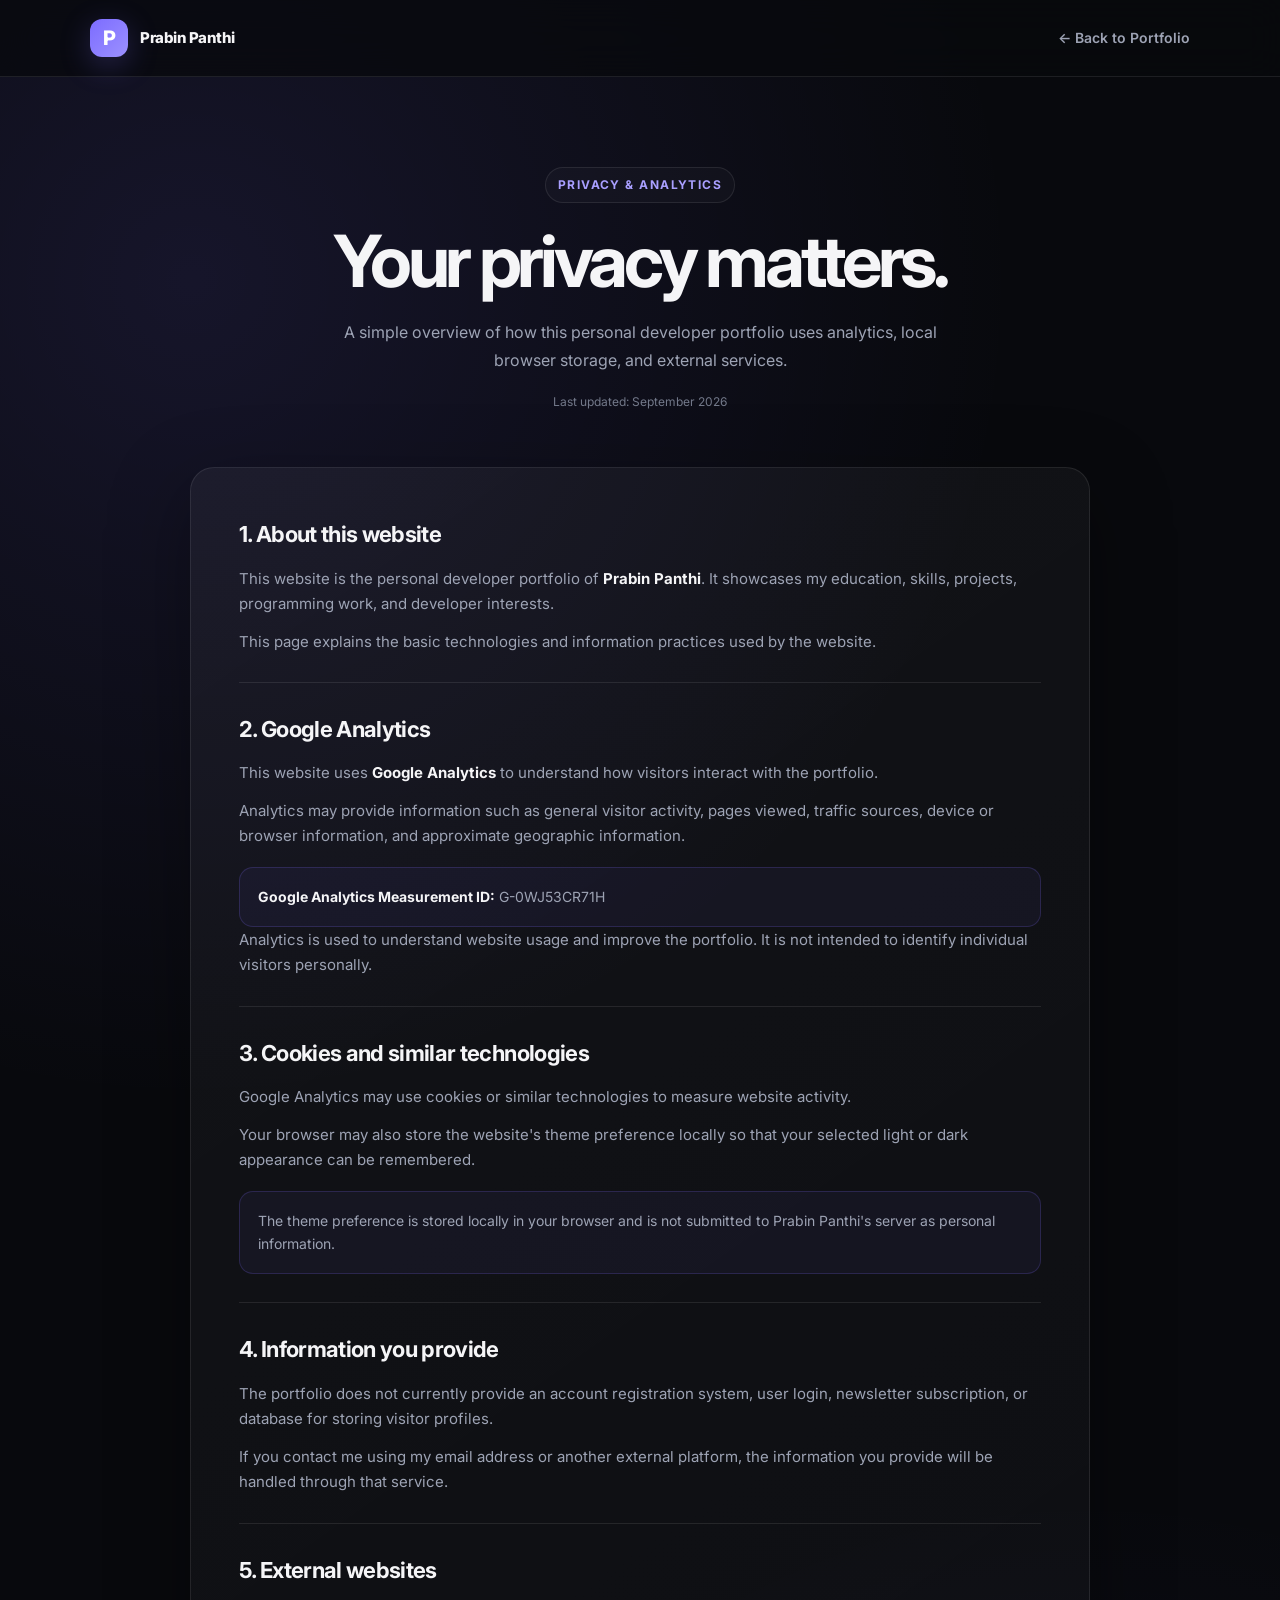
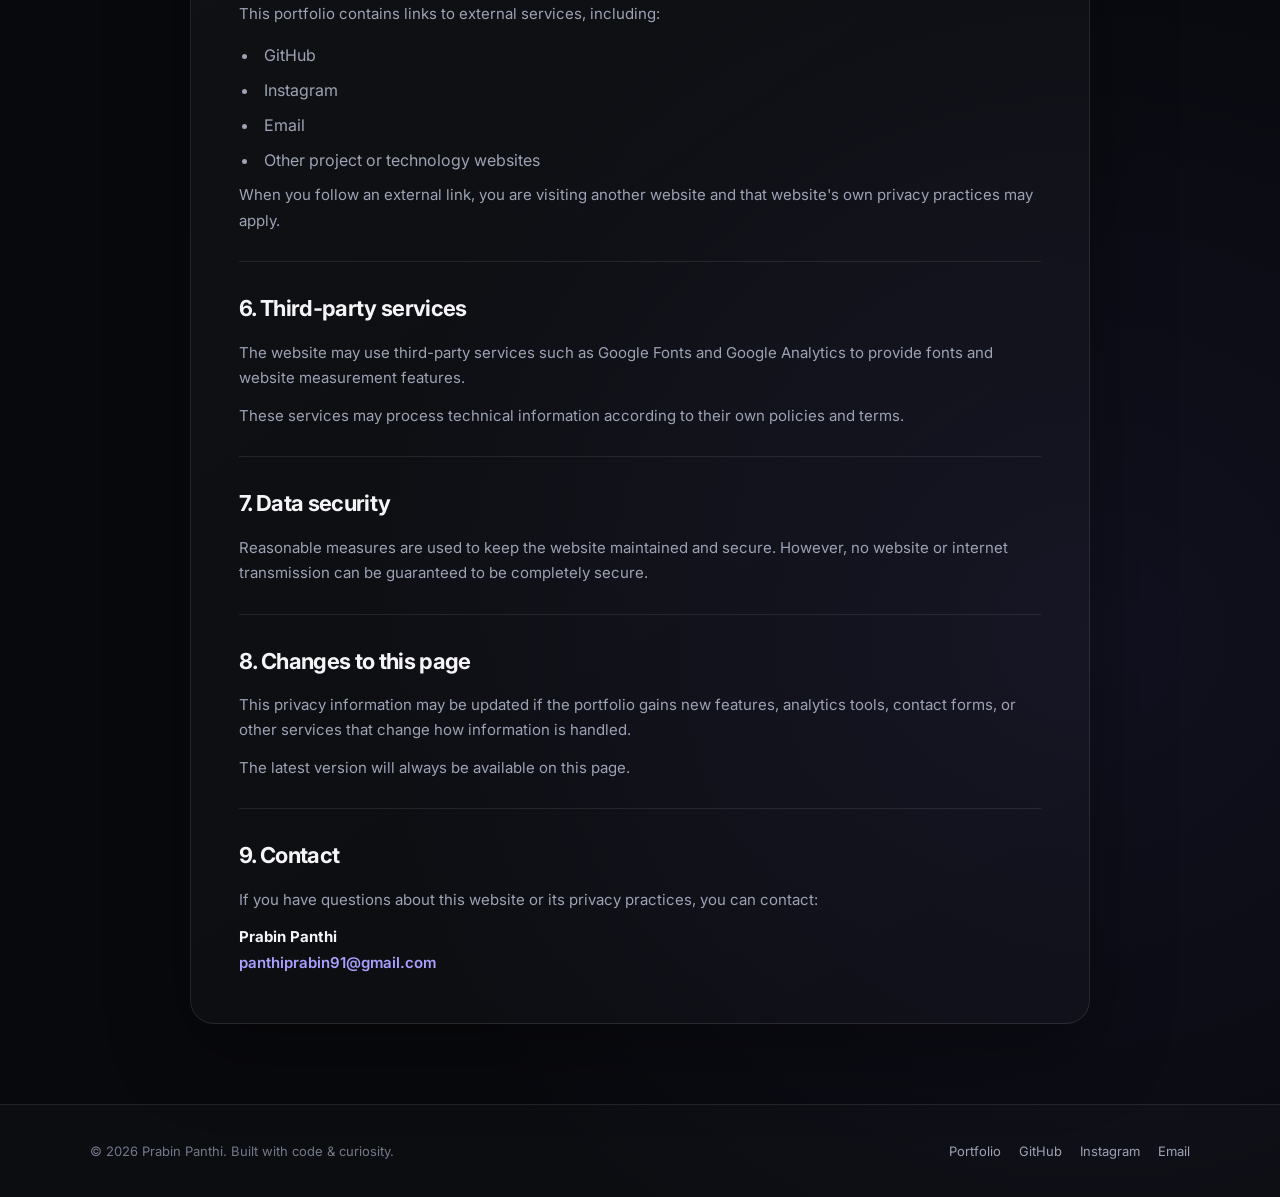
<file: privacy.html>
<!DOCTYPE html>
<html lang="en">
<head>
    <meta charset="UTF-8">
    <meta name="viewport" content="width=device-width, initial-scale=1.0">

    <title>Privacy & Analytics | Prabin Panthi</title>

    <meta
        name="description"
        content="Privacy and analytics information for Prabin Panthi's developer portfolio."
    >

    <!-- Favicon -->
    <link rel="icon" type="image/svg+xml" href="data:image/svg+xml,%3Csvg xmlns='http://www.w3.org/2000/svg' viewBox='0 0 100 100'%3E%3Crect width='100' height='100' rx='24' fill='%2309090d'/%3E%3Ctext x='50' y='69' text-anchor='middle' font-family='Arial' font-size='62' font-weight='800' fill='%236c63ff'%3EP%3C/text%3E%3C/svg%3E">

    <!-- Google Fonts -->
    <link rel="preconnect" href="https://fonts.googleapis.com">
    <link rel="preconnect" href="https://fonts.gstatic.com" crossorigin>
    <link
        href="https://fonts.googleapis.com/css2?family=Inter:wght@400;500;600;700;800&display=swap"
        rel="stylesheet"
    >

    <!-- Google Analytics -->
    <script async src="https://www.googletagmanager.com/gtag/js?id=G-0WJ53CR71H"></script>
    <script>
        window.dataLayer = window.dataLayer || [];

        function gtag() {
            dataLayer.push(arguments);
        }

        gtag('js', new Date());
        gtag('config', 'G-0WJ53CR71H');
    </script>

    <style>
        :root {
            --bg: #08090d;
            --surface: #101218;
            --surface-2: #151821;
            --border: rgba(255, 255, 255, 0.09);
            --text: #f5f5f7;
            --muted: #9da3b4;
            --accent: #7c6cff;
            --accent-2: #a99fff;
            --shadow: rgba(0, 0, 0, 0.35);
        }

        * {
            margin: 0;
            padding: 0;
            box-sizing: border-box;
        }

        html {
            scroll-behavior: smooth;
        }

        body {
            font-family: "Inter", sans-serif;
            background:
                radial-gradient(
                    circle at 15% 10%,
                    rgba(124, 108, 255, 0.12),
                    transparent 30%
                ),
                radial-gradient(
                    circle at 85% 80%,
                    rgba(124, 108, 255, 0.08),
                    transparent 30%
                ),
                var(--bg);
            color: var(--text);
            min-height: 100vh;
            line-height: 1.7;
        }

        a {
            color: inherit;
            text-decoration: none;
        }

        .container {
            width: min(100% - 40px, 900px);
            margin: auto;
        }

        /* NAVBAR */

        header {
            position: sticky;
            top: 0;
            z-index: 100;
            border-bottom: 1px solid var(--border);
            background: rgba(8, 9, 13, 0.78);
            backdrop-filter: blur(18px);
        }

        nav {
            width: min(100% - 40px, 1100px);
            margin: auto;
            min-height: 76px;
            display: flex;
            align-items: center;
            justify-content: space-between;
        }

        .brand {
            display: flex;
            align-items: center;
            gap: 12px;
            font-weight: 800;
            letter-spacing: -0.03em;
        }

        .brand-icon {
            width: 38px;
            height: 38px;
            display: grid;
            place-items: center;
            border-radius: 12px;
            background: linear-gradient(135deg, #7c6cff, #9c91ff);
            color: white;
            font-size: 20px;
            font-weight: 800;
            box-shadow: 0 8px 30px rgba(124, 108, 255, 0.25);
        }

        .brand span {
            font-size: 15px;
        }

        .back-link {
            color: var(--muted);
            font-size: 14px;
            font-weight: 600;
            transition: 0.2s ease;
        }

        .back-link:hover {
            color: var(--text);
        }

        /* HERO */

        .hero {
            padding: 90px 0 55px;
            text-align: center;
        }

        .eyebrow {
            display: inline-flex;
            align-items: center;
            gap: 8px;
            padding: 7px 12px;
            border: 1px solid var(--border);
            border-radius: 999px;
            background: rgba(255, 255, 255, 0.025);
            color: var(--accent-2);
            font-size: 12px;
            font-weight: 700;
            text-transform: uppercase;
            letter-spacing: 0.12em;
        }

        h1 {
            margin-top: 22px;
            font-size: clamp(42px, 7vw, 72px);
            line-height: 1;
            letter-spacing: -0.06em;
        }

        .hero p {
            max-width: 650px;
            margin: 22px auto 0;
            color: var(--muted);
            font-size: 16px;
        }

        .updated {
            margin-top: 18px;
            font-size: 12px;
            color: #73798a;
        }

        /* CONTENT */

        main {
            padding-bottom: 80px;
        }

        .privacy-card {
            background: linear-gradient(
                145deg,
                rgba(255, 255, 255, 0.045),
                rgba(255, 255, 255, 0.018)
            );
            border: 1px solid var(--border);
            border-radius: 24px;
            padding: clamp(25px, 5vw, 48px);
            box-shadow: 0 25px 80px var(--shadow);
        }

        .section {
            padding: 28px 0;
            border-bottom: 1px solid var(--border);
        }

        .section:first-child {
            padding-top: 0;
        }

        .section:last-child {
            border-bottom: 0;
            padding-bottom: 0;
        }

        h2 {
            font-size: 22px;
            letter-spacing: -0.03em;
            margin-bottom: 12px;
        }

        p {
            color: var(--muted);
            font-size: 15px;
        }

        .section p + p {
            margin-top: 12px;
        }

        ul {
            margin: 15px 0 0 20px;
            color: var(--muted);
        }

        li {
            margin: 8px 0;
            padding-left: 5px;
        }

        strong {
            color: var(--text);
        }

        .highlight {
            margin-top: 18px;
            padding: 17px 18px;
            border: 1px solid rgba(124, 108, 255, 0.2);
            border-radius: 14px;
            background: rgba(124, 108, 255, 0.06);
        }

        .highlight p {
            font-size: 14px;
        }

        .email {
            color: var(--accent-2);
            font-weight: 600;
        }

        /* FOOTER */

        footer {
            border-top: 1px solid var(--border);
            padding: 35px 0;
            background: rgba(255, 255, 255, 0.015);
        }

        .footer-inner {
            width: min(100% - 40px, 1100px);
            margin: auto;
            display: flex;
            justify-content: space-between;
            align-items: center;
            gap: 25px;
        }

        .footer-copy {
            color: #73798a;
            font-size: 13px;
        }

        .footer-links {
            display: flex;
            flex-wrap: wrap;
            gap: 18px;
        }

        .footer-links a {
            color: var(--muted);
            font-size: 13px;
            transition: 0.2s ease;
        }

        .footer-links a:hover {
            color: var(--text);
        }

        @media (max-width: 650px) {
            nav {
                min-height: 68px;
            }

            .hero {
                padding: 65px 0 40px;
            }

            .footer-inner {
                flex-direction: column;
                align-items: flex-start;
            }

            .privacy-card {
                border-radius: 18px;
            }
        }
    </style>
</head>

<body>

    <!-- NAVIGATION -->
    <header>
        <nav>
            <a href="index.html" class="brand">
                <div class="brand-icon">P</div>
                <span>Prabin Panthi</span>
            </a>

            <a href="index.html" class="back-link">
                ← Back to Portfolio
            </a>
        </nav>
    </header>

    <!-- HERO -->
    <section class="hero">
        <div class="container">
            <span class="eyebrow">Privacy & Analytics</span>

            <h1>Your privacy matters.</h1>

            <p>
                A simple overview of how this personal developer portfolio
                uses analytics, local browser storage, and external services.
            </p>

            <div class="updated">
                Last updated: September 2026
            </div>
        </div>
    </section>

    <!-- CONTENT -->
    <main>
        <div class="container">

            <article class="privacy-card">

                <section class="section">
                    <h2>1. About this website</h2>

                    <p>
                        This website is the personal developer portfolio of
                        <strong>Prabin Panthi</strong>. It showcases my
                        education, skills, projects, programming work, and
                        developer interests.
                    </p>

                    <p>
                        This page explains the basic technologies and
                        information practices used by the website.
                    </p>
                </section>

                <section class="section">
                    <h2>2. Google Analytics</h2>

                    <p>
                        This website uses <strong>Google Analytics</strong>
                        to understand how visitors interact with the
                        portfolio.
                    </p>

                    <p>
                        Analytics may provide information such as general
                        visitor activity, pages viewed, traffic sources,
                        device or browser information, and approximate
                        geographic information.
                    </p>

                    <div class="highlight">
                        <p>
                            <strong>Google Analytics Measurement ID:</strong>
                            G-0WJ53CR71H
                        </p>
                    </div>

                    <p>
                        Analytics is used to understand website usage and
                        improve the portfolio. It is not intended to identify
                        individual visitors personally.
                    </p>
                </section>

                <section class="section">
                    <h2>3. Cookies and similar technologies</h2>

                    <p>
                        Google Analytics may use cookies or similar
                        technologies to measure website activity.
                    </p>

                    <p>
                        Your browser may also store the website's theme
                        preference locally so that your selected light or
                        dark appearance can be remembered.
                    </p>

                    <div class="highlight">
                        <p>
                            The theme preference is stored locally in your
                            browser and is not submitted to Prabin Panthi's
                            server as personal information.
                        </p>
                    </div>
                </section>

                <section class="section">
                    <h2>4. Information you provide</h2>

                    <p>
                        The portfolio does not currently provide an account
                        registration system, user login, newsletter
                        subscription, or database for storing visitor
                        profiles.
                    </p>

                    <p>
                        If you contact me using my email address or another
                        external platform, the information you provide will
                        be handled through that service.
                    </p>
                </section>

                <section class="section">
                    <h2>5. External websites</h2>

                    <p>
                        This portfolio contains links to external services,
                        including:
                    </p>

                    <ul>
                        <li>GitHub</li>
                        <li>Instagram</li>
                        <li>Email</li>
                        <li>Other project or technology websites</li>
                    </ul>

                    <p>
                        When you follow an external link, you are visiting
                        another website and that website's own privacy
                        practices may apply.
                    </p>
                </section>

                <section class="section">
                    <h2>6. Third-party services</h2>

                    <p>
                        The website may use third-party services such as
                        Google Fonts and Google Analytics to provide fonts and
                        website measurement features.
                    </p>

                    <p>
                        These services may process technical information
                        according to their own policies and terms.
                    </p>
                </section>

                <section class="section">
                    <h2>7. Data security</h2>

                    <p>
                        Reasonable measures are used to keep the website
                        maintained and secure. However, no website or
                        internet transmission can be guaranteed to be
                        completely secure.
                    </p>
                </section>

                <section class="section">
                    <h2>8. Changes to this page</h2>

                    <p>
                        This privacy information may be updated if the
                        portfolio gains new features, analytics tools,
                        contact forms, or other services that change how
                        information is handled.
                    </p>

                    <p>
                        The latest version will always be available on this
                        page.
                    </p>
                </section>

                <section class="section">
                    <h2>9. Contact</h2>

                    <p>
                        If you have questions about this website or its
                        privacy practices, you can contact:
                    </p>

                    <p>
                        <strong>Prabin Panthi</strong><br>
                        <a
                            class="email"
                            href="mailto:panthiprabin91@gmail.com"
                        >
                            panthiprabin91@gmail.com
                        </a>
                    </p>
                </section>

            </article>

        </div>
    </main>

    <!-- FOOTER -->
    <footer>
        <div class="footer-inner">

            <div class="footer-copy">
                © 2026 Prabin Panthi. Built with code & curiosity.
            </div>

            <div class="footer-links">
                <a href="index.html">Portfolio</a>

                <a
                    href="https://github.com/prabeen43"
                    target="_blank"
                    rel="noopener noreferrer"
                >
                    GitHub
                </a>

                <a
                    href="https://www.instagram.com/_prabeen.js_/"
                    target="_blank"
                    rel="noopener noreferrer"
                >
                    Instagram
                </a>

                <a href="mailto:panthiprabin91@gmail.com">
                    Email
                </a>
            </div>

        </div>
    </footer>

</body>
</html>
</file>
<file: style.css>
/* =========================================================
   PRABIN PANthi — Developer Portfolio
   Complete stylesheet matched to index.html
========================================================= */

:root {
  --bg: #070a12;
  --bg-2: #0b1020;
  --surface: rgba(15, 20, 34, .78);
  --surface-strong: #111827;
  --surface-soft: rgba(255,255,255,.035);
  --text: #f5f7ff;
  --text-soft: #aeb9cd;
  --text-muted: #6f7d95;
  --line: rgba(170,190,220,.14);
  --line-strong: rgba(96,165,250,.38);
  --accent: #67a8ff;
  --accent-2: #a78bfa;
  --green: #59e391;
  --yellow: #f6c75d;
  --shadow: 0 30px 90px rgba(0,0,0,.35);
  --radius: 22px;
  --max: 1180px;
  --ease: 240ms ease;
}

body.light {
  --bg: #f4f7fb;
  --bg-2: #eaf0f8;
  --surface: rgba(255,255,255,.82);
  --surface-strong: #fff;
  --surface-soft: rgba(15,23,42,.035);
  --text: #101827;
  --text-soft: #506078;
  --text-muted: #728096;
  --line: rgba(15,23,42,.12);
  --line-strong: rgba(37,99,235,.28);
  --shadow: 0 30px 80px rgba(15,23,42,.10);
}

* { box-sizing: border-box; margin: 0; padding: 0; }
html { scroll-behavior: smooth; scroll-padding-top: 105px; }
body {
  min-height: 100vh;
  background:
    radial-gradient(circle at 15% 10%, rgba(37,99,235,.11), transparent 28%),
    radial-gradient(circle at 85% 45%, rgba(124,58,237,.10), transparent 30%),
    var(--bg);
  color: var(--text);
  font-family: "Manrope", Arial, sans-serif;
  line-height: 1.6;
  overflow-x: hidden;
  transition: background .3s ease, color .3s ease;
}
body.light { background: radial-gradient(circle at 10% 5%, rgba(96,165,250,.12), transparent 30%), var(--bg); }
a { color: inherit; text-decoration: none; }
button { font: inherit; }
img, video { display: block; max-width: 100%; }
::selection { background: rgba(103,168,255,.28); }

.noise {
  position: fixed; inset: 0; pointer-events: none; z-index: 9999; opacity: .035;
  background-image: url("data:image/svg+xml,%3Csvg xmlns='http://www.w3.org/2000/svg' width='140' height='140' viewBox='0 0 140 140'%3E%3Cfilter id='n'%3E%3CfeTurbulence type='fractalNoise' baseFrequency='.9' numOctaves='3' stitchTiles='stitch'/%3E%3C/filter%3E%3Crect width='100%25' height='100%25' filter='url(%23n)' opacity='.45'/%3E%3C/svg%3E");
}

/* NAV */
.navbar {
  position: fixed; top: 15px; left: 50%; transform: translateX(-50%);
  width: min(calc(100% - 30px), var(--max)); height: 68px; z-index: 1000;
  display: flex; align-items: center; justify-content: space-between; gap: 20px;
  padding: 0 16px 0 20px; border: 1px solid var(--line); border-radius: 18px;
  background: rgba(7,10,18,.72); backdrop-filter: blur(20px); -webkit-backdrop-filter: blur(20px);
  box-shadow: 0 15px 45px rgba(0,0,0,.16);
}
body.light .navbar { background: rgba(255,255,255,.78); }
.logo { display:flex; align-items:center; gap:9px; font-weight:800; letter-spacing:-.04em; white-space:nowrap; }
.logo span, .footer-logo {
  display:grid; place-items:center; width:35px; height:35px; border-radius:10px;
  color:#fff; background: linear-gradient(135deg, var(--accent), var(--accent-2));
  box-shadow: 0 10px 25px rgba(96,165,250,.2); font-weight:800;
}
.logo b { font-size:.92rem; }
#navLinks { display:flex; align-items:center; justify-content:center; gap:3px; }
#navLinks a { padding:9px 12px; border-radius:9px; color:var(--text-soft); font-size:.78rem; font-weight:700; transition:var(--ease); }
#navLinks a:hover, #navLinks a.active { color:var(--text); background:var(--surface-soft); }
.nav-actions { display:flex; gap:7px; }
.icon-btn, .menu-btn {
  width:38px; height:38px; display:grid; place-items:center; cursor:pointer;
  border:1px solid var(--line); border-radius:10px; background:transparent; color:var(--text);
  transition:var(--ease);
}
.icon-btn:hover, .menu-btn:hover { border-color:var(--line-strong); color:var(--accent); transform:translateY(-1px); }
.menu-btn { display:none; }

/* GLOBAL */
main { width:100%; }
.hero, .section, .marquee > div, .site-footer > * { width:min(calc(100% - 40px), var(--max)); margin-inline:auto; }
.hero { min-height: 100vh; padding-top: 145px; padding-bottom: 95px; display:grid; grid-template-columns:1.03fr .97fr; gap:70px; align-items:center; }
.hero-content { min-width:0; }
.eyebrow, .section-label, .visual-label, .project-number, .edu-year, .code-header, .code-footer, .contact-card span, .footer-column h4 {
  font-family:"DM Mono", monospace;
}
.eyebrow { display:flex; align-items:center; gap:9px; color:var(--accent); letter-spacing:.17em; font-size:.68rem; font-weight:500; margin-bottom:25px; }
.status-dot { width:7px; height:7px; border-radius:50%; background:var(--green); box-shadow:0 0 14px var(--green); }
.hero h1 { max-width:850px; font-size:clamp(4rem,7.5vw,7.1rem); line-height:.91; letter-spacing:-.075em; font-weight:800; }
.hero h1 em, h2 em { font-style:italic; font-weight:500; }
.hero-description { max-width:650px; margin:30px 0 27px; color:var(--text-soft); font-size:1rem; line-height:1.85; }
.hero-description strong { color:var(--text); }
.hero-buttons { display:flex; flex-wrap:wrap; gap:10px; }
.btn { display:inline-flex; align-items:center; justify-content:center; min-height:45px; padding:0 17px; border-radius:11px; font-size:.82rem; font-weight:800; border:1px solid var(--line); transition:var(--ease); }
.btn-primary { background:var(--text); color:var(--bg); border-color:var(--text); }
.btn-secondary { color:var(--text); background:var(--surface-soft); }
.btn:hover { transform:translateY(-2px); box-shadow:0 12px 30px rgba(0,0,0,.16); }
.social-row { display:flex; flex-wrap:wrap; gap:18px; margin-top:24px; }
.social-row a { color:var(--text-soft); font-size:.78rem; border-bottom:1px solid transparent; transition:var(--ease); }
.social-row a:hover { color:var(--accent); border-color:var(--accent); }
.hero-meta { display:grid; grid-template-columns:repeat(3,1fr); gap:18px; margin-top:45px; padding-top:20px; border-top:1px solid var(--line); }
.hero-meta div { display:flex; flex-direction:column; gap:4px; }
.hero-meta span { font:500 .62rem "DM Mono", monospace; color:var(--text-muted); letter-spacing:.1em; }
.hero-meta strong { font-size:.76rem; }
.available { color:var(--green); }

/* HERO VISUAL */
.hero-visual { position:relative; min-height:500px; display:grid; place-items:center; }
.hero-visual .glow { position:absolute; width:250px; height:250px; border-radius:50%; filter:blur(80px); opacity:.22; pointer-events:none; }
.hero-visual .glow-one { background:#2563eb; top:4%; left:10%; }
.hero-visual .glow-two { background:#7c3aed; right:5%; bottom:5%; }
.code-card {
  position:relative; width:min(100%,540px); padding:0; overflow:hidden; border:1px solid var(--line);
  border-radius:20px; background:rgba(8,12,22,.86); box-shadow:var(--shadow); transform:rotate(1deg);
}
body.light .code-card { background:#101827; color:#eef4ff; }
.code-header { height:48px; display:flex; align-items:center; gap:14px; padding:0 17px; color:#9ba8bd; border-bottom:1px solid rgba(255,255,255,.08); font-size:.7rem; }
.code-dots { display:flex; gap:6px; }
.code-dots span { width:8px; height:8px; border-radius:50%; background:#64748b; }
.code-card pre { padding:28px 25px; min-height:310px; overflow:auto; color:#dce5f7; font:500 .83rem/2 "DM Mono", monospace; }
.code-card code b { color:#7dd3fc; }
.code-card code strong { color:#a7f3d0; font-weight:500; }
.code-footer { display:flex; justify-content:space-between; padding:13px 18px; color:#8ea0bb; border-top:1px solid rgba(255,255,255,.08); font-size:.64rem; }
.code-footer span:first-child { color:#67e8a4; }
.floating-tag { position:absolute; padding:10px 13px; border:1px solid var(--line); border-radius:10px; background:var(--surface); backdrop-filter:blur(12px); font:500 .64rem "DM Mono",monospace; box-shadow:var(--shadow); }
.tag-one { top:13%; right:0; }
.tag-two { bottom:13%; left:0; }

/* MARQUEE */
.marquee { overflow:hidden; border-block:1px solid var(--line); background:var(--surface-soft); }
.marquee > div { width:max-content; padding:15px 0; white-space:nowrap; font:500 .68rem "DM Mono",monospace; letter-spacing:.12em; animation:marquee 28s linear infinite; }
.marquee span { color:var(--accent); margin:0 17px; }
@keyframes marquee { to { transform:translateX(-25%); } }

/* SECTIONS */
.section { padding:125px 0; }
.section-label { color:var(--accent); font-size:.68rem; letter-spacing:.14em; margin-bottom:26px; }
.section h2 { font-size:clamp(2.4rem,5vw,4.6rem); line-height:1; letter-spacing:-.065em; }
.about-grid { display:grid; grid-template-columns:.9fr 1.1fr; gap:80px; }
.about-content { max-width:650px; }
.about-content p { color:var(--text-soft); margin-bottom:18px; font-size:.98rem; }
.stats { display:grid; grid-template-columns:repeat(3,1fr); gap:12px; margin-top:34px; }
.stats > div { padding:18px; border:1px solid var(--line); border-radius:15px; background:var(--surface-soft); }
.stats strong { display:block; font-size:1.45rem; }
.stats span { color:var(--text-muted); font-size:.68rem; }

/* EDUCATION */
.education-heading { display:flex; justify-content:space-between; gap:40px; align-items:end; margin-bottom:50px; }
.education-heading p { max-width:320px; color:var(--text-soft); font-size:.86rem; }
.timeline { border-top:1px solid var(--line); }
.education-item { display:grid; grid-template-columns:150px 35px 1fr; gap:22px; padding:30px 0; border-bottom:1px solid var(--line); position:relative; }
.edu-year { color:var(--text-muted); font-size:.65rem; padding-top:6px; }
.edu-line { position:relative; }
.edu-line::before { content:""; position:absolute; left:50%; top:7px; bottom:-37px; width:1px; background:var(--line); transform:translateX(-50%); }
.education-item:last-child .edu-line::before { display:none; }
.edu-line span { position:absolute; left:50%; top:7px; width:9px; height:9px; transform:translateX(-50%); border-radius:50%; background:var(--text-muted); box-shadow:0 0 0 5px var(--bg); }
.education-item.current { background:linear-gradient(90deg, rgba(103,168,255,.07), transparent); }
.education-item.current .edu-line span { background:var(--accent); box-shadow:0 0 0 5px var(--bg), 0 0 18px var(--accent); }
.edu-content { position:relative; }
.edu-number { font:500 .65rem "DM Mono",monospace; color:var(--accent); margin-bottom:5px; }
.edu-content h3 { font-size:1.35rem; letter-spacing:-.03em; }
.edu-place { color:var(--text-muted); font-size:.76rem; margin:3px 0 10px; }
.edu-content > p:last-child { color:var(--text-soft); font-size:.86rem; max-width:700px; }
.current-badge { position:absolute; right:0; top:0; padding:6px 9px; border:1px solid rgba(89,227,145,.25); border-radius:99px; color:var(--green); font:500 .58rem "DM Mono",monospace; background:rgba(89,227,145,.06); }

/* PROJECTS */
.section-header { display:flex; align-items:end; justify-content:space-between; gap:30px; margin-bottom:45px; }
.section-header > p { max-width:330px; color:var(--text-soft); font-size:.86rem; }
.projects { display:grid; grid-template-columns:repeat(2,1fr); gap:22px; }
.project { overflow:hidden; border:1px solid var(--line); border-radius:20px; background:var(--surface); box-shadow:0 18px 55px rgba(0,0,0,.08); transition:transform var(--ease), border-color var(--ease), box-shadow var(--ease); }
.project:hover { transform:translateY(-6px); border-color:var(--line-strong); box-shadow:0 25px 70px rgba(0,0,0,.16); }
.project.featured { grid-column:1/-1; display:grid; grid-template-columns:1.2fr .8fr; }
.project-image { position:relative; min-height:300px; overflow:hidden; background:#080d17; }
.project.featured .project-image { min-height:390px; }
.project-image img, .video-project video { width:100%; height:100%; object-fit:cover; }
.image-project img { transition:transform .7s ease; }
.project:hover .image-project img { transform:scale(1.035); }
.image-overlay { position:absolute; inset:0; background:linear-gradient(180deg,transparent 50%,rgba(0,0,0,.6)); pointer-events:none; }
.video-project video { pointer-events:none; user-select:none; }
.visual-label { position:absolute; top:16px; left:16px; z-index:2; padding:7px 9px; border:1px solid rgba(255,255,255,.16); border-radius:8px; color:#fff; background:rgba(0,0,0,.38); backdrop-filter:blur(8px); font-size:.58rem; letter-spacing:.08em; }
.project-info { padding:25px; display:flex; flex-direction:column; align-items:flex-start; }
.project-number { display:flex; justify-content:space-between; width:100%; color:var(--text-muted); font-size:.62rem; margin-bottom:16px; }
.project-info h3 { font-size:1.35rem; letter-spacing:-.035em; margin-bottom:10px; }
.project-info > p, .project-info p { color:var(--text-soft); font-size:.83rem; line-height:1.75; }
.tags { display:flex; flex-wrap:wrap; gap:6px; margin:18px 0; }
.tags span { padding:6px 8px; border:1px solid var(--line); border-radius:7px; color:var(--text-muted); font:500 .58rem "DM Mono",monospace; }
.repo-link { display:inline-flex; margin-top:auto; padding-top:5px; color:var(--accent); font-size:.74rem; font-weight:800; }
.repo-link:hover { text-decoration:underline; }

/* AYDEN PREVIEW */
.ayden-project-link { display:block; }
.ayden-os-preview { min-height:320px; display:grid; place-items:center; background:radial-gradient(circle at 50% 40%, rgba(96,165,250,.17), transparent 42%), #050912; }
.ayden-window { width:82%; height:76%; border:1px solid rgba(255,255,255,.13); border-radius:13px; overflow:hidden; background:#09111f; box-shadow:0 25px 70px rgba(0,0,0,.5); transform:perspective(900px) rotateX(4deg); }
.ayden-window-top { height:30px; display:flex; align-items:center; gap:5px; padding:0 10px; border-bottom:1px solid rgba(255,255,255,.08); color:#9fb1cb; font:500 .5rem "DM Mono",monospace; }
.ayden-window-top span { width:6px; height:6px; border-radius:50%; background:#64748b; }
.ayden-window-top b { margin-left:auto; font-weight:500; }
.ayden-desktop { height:calc(100% - 55px); display:flex; align-items:center; justify-content:center; gap:18px; background:radial-gradient(circle at 30% 30%, rgba(59,130,246,.18), transparent 30%), #070c15; }
.ayden-orb { width:62px; height:62px; display:grid; place-items:center; border-radius:17px; color:#fff; font-size:1.5rem; font-weight:800; background:linear-gradient(135deg,#60a5fa,#8b5cf6); box-shadow:0 0 35px rgba(96,165,250,.3); }
.ayden-terminal { padding:12px 15px; border:1px solid rgba(255,255,255,.08); border-radius:9px; color:#dbeafe; font:500 .58rem/1.7 "DM Mono",monospace; background:rgba(0,0,0,.25); }
.ayden-terminal span { color:#6ee7b7; }
.ayden-taskbar { height:25px; display:flex; align-items:center; gap:6px; padding:0 9px; border-top:1px solid rgba(255,255,255,.08); background:#0b1321; }
.ayden-taskbar i { width:8px; height:8px; border-radius:3px; background:#273449; }
.ayden-taskbar strong { margin-left:auto; color:#8ca2c0; font:500 .48rem "DM Mono",monospace; }
.ayden-glow { position:absolute; width:160px; height:160px; border-radius:50%; background:#3b82f6; filter:blur(90px); opacity:.16; }

/* 2048 */
.game2048 { display:grid; place-items:center; background:linear-gradient(135deg,#101827,#18243a); }
.tile-grid { width:min(74%,260px); aspect-ratio:1; display:grid; grid-template-columns:repeat(4,1fr); gap:6px; padding:8px; border-radius:13px; background:rgba(0,0,0,.24); }
.tile-grid b { display:grid; place-items:center; border-radius:6px; background:rgba(255,255,255,.09); color:#fff; font:bold .85rem "DM Mono",monospace; }
.tile-grid b:last-child { background:linear-gradient(135deg,#8b5cf6,#3b82f6); font-size:.65rem; }
.game-label { position:absolute; bottom:15px; left:17px; color:#fff; font:500 .6rem "DM Mono",monospace; }

/* PYTHON */
.python-project { display:grid; place-items:center; background:radial-gradient(circle,rgba(96,165,250,.14),transparent 42%),#080d16; }
.python-symbol { font:bold 3rem "DM Mono",monospace; color:#ffd166; text-shadow:0 0 25px rgba(255,209,102,.2); }
.python-lines { position:absolute; width:120px; bottom:40px; display:grid; gap:5px; }
.python-lines i { height:3px; border-radius:99px; background:#4ade80; opacity:.55; }
.python-lines i:nth-child(2){width:70%;}.python-lines i:nth-child(3){width:85%;}.python-lines i:nth-child(4){width:55%;}

/* ROBLOX */
.roblox-project { display:grid; place-items:center; background:radial-gradient(circle at 30% 30%,rgba(167,139,250,.18),transparent 35%),#090b13; }
.roblox-cube { width:85px; height:85px; transform:rotate(18deg); border:13px solid #e5e7eb; box-shadow:0 0 35px rgba(255,255,255,.09); }
.roblox-title { position:absolute; bottom:20px; left:22px; color:#fff; font-size:1.05rem; font-weight:800; line-height:1; letter-spacing:.1em; }
.roblox-title em { color:#a78bfa; font-style:normal; }

/* GADGET */
.gadgets { display:grid; place-items:center; background:linear-gradient(135deg,#07121c,#101c2d); }
.phone { width:70px; height:135px; border:4px solid #b8c7db; border-radius:14px; transform:rotate(-9deg); box-shadow:18px 18px 0 rgba(96,165,250,.16); }
.phone::after { content:""; display:block; width:18px; height:3px; margin:6px auto; border-radius:99px; background:#8da1bc; }
.laptop { position:absolute; width:160px; height:95px; border:5px solid #7c8ba0; border-bottom-width:12px; border-radius:7px; transform:translate(70px,45px) rotate(5deg); opacity:.65; }
.gadgets-title { position:absolute; bottom:18px; left:20px; color:#fff; font-weight:800; line-height:.9; letter-spacing:.08em; }

/* SKILLS */
.skills-layout { display:grid; grid-template-columns:.75fr 1.25fr; gap:80px; }
.skills-intro { max-width:430px; color:var(--text-soft); margin-top:25px; font-size:.88rem; }
.skill-list { display:grid; grid-template-columns:1fr 1fr; border-top:1px solid var(--line); }
.skill-list > div { display:grid; grid-template-columns:35px 1fr; grid-template-rows:auto auto; column-gap:12px; padding:17px 0; border-bottom:1px solid var(--line); }
.skill-list > div:nth-child(odd) { margin-right:25px; }
.skill-list span { grid-row:1/3; color:var(--text-muted); font:500 .6rem "DM Mono",monospace; padding-top:4px; }
.skill-list strong { font-size:.82rem; }
.skill-list i { color:var(--text-muted); font-size:.68rem; font-style:normal; }

/* CONTACT */
.contact { padding-bottom:140px; }
.contact-box { display:grid; grid-template-columns:.9fr 1.1fr; gap:60px; padding:50px; border:1px solid var(--line); border-radius:25px; background:linear-gradient(135deg,rgba(103,168,255,.08),rgba(167,139,250,.04)),var(--surface); box-shadow:var(--shadow); }
.contact-copy h2 { font-size:clamp(2.5rem,5vw,4.2rem); }
.contact-copy p { max-width:420px; color:var(--text-soft); margin-top:20px; font-size:.88rem; }
.contact-cards { display:grid; gap:10px; align-content:center; }
.contact-card { position:relative; display:grid; grid-template-columns:1fr auto; gap:5px 20px; padding:18px 20px; border:1px solid var(--line); border-radius:13px; background:var(--surface-soft); transition:var(--ease); }
.contact-card:hover { transform:translateX(4px); border-color:var(--line-strong); }
.contact-card span { color:var(--text-muted); font-size:.58rem; }
.contact-card strong { font-size:.8rem; overflow:hidden; text-overflow:ellipsis; }
.contact-card b { grid-row:1/3; grid-column:2; align-self:center; color:var(--accent); }

/* FOOTER */
.site-footer { border-top:1px solid var(--line); background:rgba(0,0,0,.12); }
.footer-container { padding-top:55px; padding-bottom:30px; }
.footer-main { display:grid; grid-template-columns:1fr 1fr; gap:70px; }
.footer-brand { display:flex; align-items:center; gap:12px; }
.footer-logo { flex:none; width:40px; height:40px; border-radius:11px; }
.footer-brand strong { display:block; font-size:.86rem; }
.footer-brand span { display:block; color:var(--text-muted); font-size:.68rem; }
.footer-description { max-width:430px; color:var(--text-soft); font-size:.78rem; margin-top:18px; }
.footer-links { display:grid; grid-template-columns:repeat(3,1fr); gap:25px; }
.footer-column { display:flex; flex-direction:column; gap:8px; }
.footer-column h4 { color:var(--text-muted); font-size:.6rem; letter-spacing:.1em; margin-bottom:5px; }
.footer-column a { color:var(--text-soft); font-size:.72rem; transition:var(--ease); }
.footer-column a:hover { color:var(--accent); }
.footer-bottom { width:min(calc(100% - 40px),var(--max)); margin:auto; display:flex; justify-content:space-between; gap:20px; padding:18px 0; border-top:1px solid var(--line); color:var(--text-muted); font-size:.62rem; }

/* TOP BUTTON */
.top-button { position:fixed; right:22px; bottom:22px; z-index:800; width:42px; height:42px; border:1px solid var(--line); border-radius:12px; background:var(--surface); color:var(--text); cursor:pointer; opacity:0; visibility:hidden; transform:translateY(10px); transition:var(--ease); backdrop-filter:blur(12px); }
.top-button.show { opacity:1; visibility:visible; transform:none; }

/* REVEAL */
.reveal { opacity:0; transform:translateY(24px); transition:opacity .7s ease, transform .7s ease; }
.reveal.visible { opacity:1; transform:none; }

/* 404 */
.error-page { min-height:100vh; width:min(calc(100% - 40px),900px); margin:auto; display:flex; flex-direction:column; justify-content:center; align-items:flex-start; }
.error-code { font:bold clamp(5rem,16vw,11rem)/.85 "DM Mono",monospace; letter-spacing:-.08em; color:var(--text); }
.error-page h1 { margin:20px 0 15px; font-size:clamp(2.5rem,6vw,5rem); line-height:.95; letter-spacing:-.06em; }
.error-page h1 em { font-style:italic; font-weight:500; }
.error-page > p:not(.section-label) { max-width:520px; color:var(--text-soft); margin-bottom:25px; }

/* RESPONSIVE */
@media (max-width: 900px) {
  .navbar { width:calc(100% - 24px); }
  #navLinks { position:absolute; top:77px; left:0; right:0; display:none; flex-direction:column; align-items:stretch; padding:10px; border:1px solid var(--line); border-radius:16px; background:rgba(8,12,22,.94); backdrop-filter:blur(18px); box-shadow:var(--shadow); }
  body.light #navLinks { background:rgba(255,255,255,.95); }
  #navLinks.open { display:flex; }
  #navLinks a { padding:12px; }
  .menu-btn { display:grid; }
  .hero { grid-template-columns:1fr; gap:50px; padding-top:135px; }
  .hero-visual { min-height:430px; }
  .about-grid, .skills-layout { grid-template-columns:1fr; gap:45px; }
  .project.featured { grid-template-columns:1fr; }
  .contact-box { grid-template-columns:1fr; }
}

@media (max-width: 680px) {
  .hero, .section, .marquee > div, .site-footer > *, .footer-bottom { width:min(calc(100% - 28px),var(--max)); }
  .hero { padding-bottom:65px; }
  .hero h1 { font-size:clamp(3.25rem,16vw,5rem); }
  .hero-meta { grid-template-columns:1fr; gap:12px; }
  .hero-visual { min-height:360px; }
  .code-card pre { min-height:260px; font-size:.68rem; padding:20px 17px; }
  .floating-tag { display:none; }
  .section { padding:85px 0; }
  .education-heading, .section-header { display:block; }
  .education-heading p, .section-header > p { margin-top:15px; }
  .education-item { grid-template-columns:1fr; gap:7px; padding-left:0; }
  .edu-line { display:none; }
  .current-badge { position:static; display:inline-block; margin-bottom:8px; }
  .projects { grid-template-columns:1fr; }
  .project.featured { grid-column:auto; }
  .project.featured .project-image, .project-image { min-height:260px; }
  .stats, .skill-list { grid-template-columns:1fr; }
  .skill-list > div:nth-child(odd) { margin-right:0; }
  .contact-box { padding:28px 20px; }
  .footer-main { grid-template-columns:1fr; gap:35px; }
  .footer-links { grid-template-columns:repeat(2,1fr); }
  .footer-bottom { flex-direction:column; }
}
</file>
<file: Ayden-OS/style.css>
* {
    box-sizing: border-box;
    margin: 0;
    padding: 0;
}

:root {
    --bg: #060814;
    --window: rgba(13, 18, 33, 0.94);
    --window2: #11182a;
    --text: #f5f7ff;
    --muted: #8995aa;
    --border: rgba(255,255,255,.10);
    --accent: #6d8cff;
    --accent2: #9a5cff;
    --taskbar: rgba(7, 10, 20, .90);
}

body.light {
    --bg: #e9eef8;
    --window: rgba(255,255,255,.96);
    --window2: #f4f6fa;
    --text: #172033;
    --muted: #68748a;
    --border: rgba(0,0,0,.10);
    --taskbar: rgba(255,255,255,.90);
}

html,
body {
    width: 100%;
    height: 100%;
    overflow: hidden;
}

body {
    font-family:
        "Segoe UI",
        Inter,
        Arial,
        sans-serif;

    background: var(--bg);
    color: var(--text);
}


/* =====================================================
   BOOT SCREEN
===================================================== */

#bootScreen {
    position: fixed;
    inset: 0;
    z-index: 30000;

    display: flex;
    flex-direction: column;
    align-items: center;
    justify-content: center;

    background:
        radial-gradient(
            circle at 50% 45%,
            #182b55,
            #070b16 55%,
            #03050a
        );

    transition: opacity .6s;
}

.boot-orbit {
    width: 115px;
    height: 115px;

    border-radius: 50%;

    display: flex;
    align-items: center;
    justify-content: center;

    border:
        1px solid rgba(120,150,255,.3);

    box-shadow:
        0 0 70px rgba(90,120,255,.25);

    animation: orbitPulse 2s infinite;
}

.boot-core {
    width: 78px;
    height: 78px;

    border-radius: 24px;

    display: flex;
    align-items: center;
    justify-content: center;

    font-size: 48px;
    font-weight: 900;

    background:
        linear-gradient(
            135deg,
            #648cff,
            #a45cff
        );

    box-shadow:
        0 0 45px rgba(105,130,255,.5);
}

@keyframes orbitPulse {

    0%,100% {
        transform: scale(1);
    }

    50% {
        transform: scale(1.08);
    }

}

#bootScreen h1 {
    margin-top: 28px;

    font-size: 28px;
    letter-spacing: 8px;
}

#bootStatus {
    margin-top: 9px;

    color: #8490a7;

    font-family: monospace;
    font-size: 12px;
}

.boot-progress {
    width: 300px;
    height: 4px;

    margin-top: 28px;

    overflow: hidden;

    border-radius: 20px;

    background: rgba(255,255,255,.08);
}

#bootProgress {
    width: 0%;
    height: 100%;

    background:
        linear-gradient(
            90deg,
            #638aff,
            #a35cff
        );

    box-shadow:
        0 0 15px #718cff;

    transition: width .15s;
}

.boot-info {
    position: absolute;

    bottom: 25px;

    width: 100%;

    display: flex;
    justify-content: space-between;

    padding: 0 30px;

    color: #47536b;

    font-size: 9px;
    letter-spacing: 2px;
}


/* =====================================================
   LOCK SCREEN
===================================================== */

#lockScreen {
    position: fixed;
    inset: 0;
    z-index: 20000;

    overflow: hidden;

    color: white;

    background: #050713;

    transition:
        opacity .7s,
        transform .7s;
}

#lockScreen.unlocking {
    opacity: 0;
    transform: scale(1.04);
    pointer-events: none;
}

.lock-wallpaper {
    position: absolute;
    inset: 0;

    overflow: hidden;

    background:
        radial-gradient(
            circle at 20% 20%,
            rgba(67,96,255,.30),
            transparent 27%
        ),
        radial-gradient(
            circle at 80% 70%,
            rgba(163,70,255,.28),
            transparent 30%
        ),
        linear-gradient(
            135deg,
            #03050d,
            #0b1024 50%,
            #050713
        );
}

.aurora {
    position: absolute;

    width: 700px;
    height: 250px;

    border-radius: 50%;

    filter: blur(70px);

    opacity: .35;

    animation: auroraMove 12s infinite alternate ease-in-out;
}

.aurora-one {
    top: 10%;
    left: -10%;

    background: #3868ff;
}

.aurora-two {
    right: -10%;
    top: 40%;

    background: #9d42ff;

    animation-delay: -4s;
}

.aurora-three {
    bottom: -10%;
    left: 25%;

    background: #234fff;

    animation-delay: -7s;
}

@keyframes auroraMove {

    from {
        transform:
            translate(-30px,20px)
            rotate(-8deg)
            scale(1);
    }

    to {
        transform:
            translate(80px,-40px)
            rotate(10deg)
            scale(1.25);
    }

}

.stars {
    position: absolute;
    inset: 0;
}

.star {
    position: absolute;

    width: 2px;
    height: 2px;

    border-radius: 50%;

    background: white;

    opacity: .55;

    animation:
        starBlink
        var(--duration)
        infinite alternate;
}

@keyframes starBlink {

    from {
        opacity: .15;
    }

    to {
        opacity: .9;
    }

}

.grid-floor {
    position: absolute;

    width: 150%;
    height: 50%;

    left: -25%;
    bottom: -20%;

    transform:
        perspective(350px)
        rotateX(62deg);

    background-image:
        linear-gradient(
            rgba(98,129,255,.15) 1px,
            transparent 1px
        ),
        linear-gradient(
            90deg,
            rgba(98,129,255,.15) 1px,
            transparent 1px
        );

    background-size: 50px 50px;

    mask-image:
        linear-gradient(
            transparent,
            black
        );

    opacity: .5;
}

.lock-content {
    position: relative;
    z-index: 5;

    width: 100%;
    height: 100%;

    display: flex;
    flex-direction: column;
    align-items: center;
    justify-content: center;

    padding-bottom: 40px;
}

.lock-time {
    font-size: clamp(70px, 11vw, 135px);

    font-weight: 200;

    letter-spacing: -6px;

    line-height: .9;

    text-shadow:
        0 10px 50px rgba(0,0,0,.4);
}

.lock-date {
    margin-top: 18px;

    color: #9da9bd;

    font-size: 18px;
}

.lock-user {
    width: 330px;

    margin-top: 48px;

    padding: 30px;

    text-align: center;

    border:
        1px solid rgba(255,255,255,.12);

    border-radius: 22px;

    background:
        rgba(5,9,20,.60);

    backdrop-filter: blur(30px);

    box-shadow:
        0 30px 100px rgba(0,0,0,.45);
}

.lock-avatar {
    width: 70px;
    height: 70px;

    margin: auto;

    display: flex;
    align-items: center;
    justify-content: center;

    border-radius: 21px;

    font-size: 36px;
    font-weight: 900;

    background:
        linear-gradient(
            135deg,
            #638aff,
            #a05cff
        );

    box-shadow:
        0 10px 40px rgba(99,138,255,.35);
}

.lock-user h2 {
    margin-top: 15px;

    font-size: 21px;
}

.lock-user p {
    margin-top: 5px;

    color: #7f8ca3;

    font-size: 13px;
}

#loginButton {
    width: 100%;

    margin-top: 23px;

    padding: 13px;

    border: none;
    border-radius: 10px;

    color: white;

    font-weight: 600;

    cursor: pointer;

    background:
        linear-gradient(
            135deg,
            #668bff,
            #995cff
        );

    box-shadow:
        0 8px 30px rgba(90,110,255,.2);

    transition: .2s;
}

#loginButton:hover {
    transform: translateY(-2px);

    box-shadow:
        0 14px 35px rgba(90,110,255,.35);
}

.lock-user small {
    display: block;

    margin-top: 12px;

    color: #647087;

    font-size: 10px;
}

.lock-footer {
    position: absolute;

    left: 25px;
    right: 25px;
    bottom: 20px;

    z-index: 5;

    display: flex;
    justify-content: space-between;

    color: #566178;

    font-size: 9px;

    letter-spacing: 2px;
}


/* =====================================================
   DESKTOP
===================================================== */

#desktop {
    position: relative;

    width: 100vw;
    height: 100vh;

    overflow: hidden;

    background: #060814;
}

.desktop-wallpaper {
    position: absolute;
    inset: 0;

    overflow: hidden;

    background:
        radial-gradient(
            circle at 75% 20%,
            rgba(74,103,255,.25),
            transparent 25%
        ),
        radial-gradient(
            circle at 20% 80%,
            rgba(139,67,255,.18),
            transparent 28%
        ),
        linear-gradient(
            135deg,
            #050713,
            #0b1124 50%,
            #050814
        );
}

.wall-orb {
    position: absolute;

    border-radius: 50%;

    filter: blur(60px);

    opacity: .35;

    animation:
        wallpaperFloat
        14s
        infinite
        alternate
        ease-in-out;
}

.orb-one {
    width: 450px;
    height: 450px;

    background: #345cff;

    top: -180px;
    right: -80px;
}

.orb-two {
    width: 500px;
    height: 500px;

    background: #812cff;

    bottom: -250px;
    left: -120px;

    animation-delay: -5s;
}

.orb-three {
    width: 300px;
    height: 300px;

    background: #1c91ff;

    top: 40%;
    left: 45%;

    opacity: .12;

    animation-delay: -8s;
}

@keyframes wallpaperFloat {

    from {
        transform:
            translate(0,0)
            scale(1);
    }

    to {
        transform:
            translate(70px,-40px)
            scale(1.2);
    }

}

.wall-lines {
    position: absolute;
    inset: 0;

    background:
        repeating-linear-gradient(
            115deg,
            transparent 0,
            transparent 90px,
            rgba(110,135,255,.025) 91px,
            transparent 92px
        );
}

.wall-grid {
    position: absolute;

    width: 150%;
    height: 45%;

    left: -25%;
    bottom: -22%;

    transform:
        perspective(400px)
        rotateX(65deg);

    background-image:
        linear-gradient(
            rgba(95,120,255,.08) 1px,
            transparent 1px
        ),
        linear-gradient(
            90deg,
            rgba(95,120,255,.08) 1px,
            transparent 1px
        );

    background-size: 60px 60px;

    mask-image:
        linear-gradient(
            transparent,
            black
        );
}


/* =====================================================
   DESKTOP ICONS
===================================================== */

.desktop-icons {
    position: absolute;

    z-index: 5;

    top: 22px;
    left: 20px;

    display: flex;
    flex-direction: column;

    gap: 5px;
}

.desktop-icon {
    width: 90px;
    min-height: 82px;

    display: flex;
    flex-direction: column;

    align-items: center;
    justify-content: center;

    gap: 7px;

    border:
        1px solid transparent;

    border-radius: 10px;

    background: transparent;

    color: white;

    cursor: default;
}

.desktop-icon:hover,
.desktop-icon.selected {
    background:
        rgba(120,140,255,.12);

    border-color:
        rgba(120,140,255,.12);
}

.desktop-icon-image {
    font-size: 32px;

    filter:
        drop-shadow(
            0 5px 8px
            rgba(0,0,0,.35)
        );
}

.desktop-icon span:last-child {
    font-size: 11px;

    text-shadow:
        0 2px 5px black;
}


/* =====================================================
   WINDOWS
===================================================== */

.window {
    position: absolute;

    z-index: 20;

    display: none;

    top: 90px;
    left: 240px;

    width: 760px;
    height: 500px;

    max-width:
        calc(100vw - 30px);

    max-height:
        calc(100vh - 85px);

    overflow: hidden;

    border:
        1px solid var(--border);

    border-radius: 15px;

    background:
        var(--window);

    backdrop-filter:
        blur(25px);

    box-shadow:
        0 30px 90px rgba(0,0,0,.5);

    animation:
        windowOpen
        .18s
        ease-out;
}

.window.active {
    display: block;
}

@keyframes windowOpen {

    from {
        opacity: 0;
        transform: scale(.96);
    }

    to {
        opacity: 1;
        transform: scale(1);
    }

}

.window.maximized {
    top: 8px !important;
    left: 8px !important;

    width:
        calc(100vw - 16px) !important;

    height:
        calc(100vh - 80px) !important;

    max-width: none;
    max-height: none;
}

.window-header {
    height: 48px;

    display: flex;

    align-items: center;
    justify-content: space-between;

    padding: 0 9px 0 16px;

    border-bottom:
        1px solid var(--border);

    background:
        rgba(255,255,255,.025);

    user-select: none;

    cursor: grab;
}

.window-header:active {
    cursor: grabbing;
}

.window-title {
    display: flex;

    align-items: center;

    gap: 9px;

    font-size: 13px;
    font-weight: 600;
}

.window-controls {
    display: flex;

    gap: 3px;
}

.window-controls button {
    width: 34px;
    height: 29px;

    border: none;

    border-radius: 7px;

    color: var(--text);

    background: transparent;

    cursor: pointer;

    font-size: 16px;
}

.window-controls button:hover {
    background:
        rgba(255,255,255,.09);
}

.window-controls .close-button:hover {
    background: #e5484d;

    color: white;
}

.window-body {
    height:
        calc(100% - 48px);

    padding: 25px;

    overflow: auto;
}

.breadcrumb {
    color: var(--muted);

    font-size: 12px;

    margin-bottom: 20px;
}

.window-body h2 {
    font-size: 17px;

    margin-bottom: 18px;
}

.section-heading {
    margin-top: 30px;
}

.drive-grid {
    display: grid;

    grid-template-columns:
        repeat(
            auto-fit,
            minmax(250px,1fr)
        );

    gap: 14px;
}

.drive-card {
    padding: 18px;

    display: flex;

    align-items: center;

    gap: 15px;

    border:
        1px solid var(--border);

    border-radius: 12px;

    background:
        rgba(255,255,255,.025);

    cursor: pointer;

    transition: .15s;
}

.drive-card:hover {
    background:
        rgba(105,130,255,.08);

    transform: translateY(-2px);
}

.drive-image {
    font-size: 39px;
}

.drive-details {
    min-width: 0;
}

.drive-details strong {
    display: block;
}

.drive-details span {
    display: block;

    margin-top: 5px;

    color: var(--muted);

    font-size: 12px;
}

.storage-bar {
    width: 180px;
    max-width: 100%;

    height: 6px;

    margin-top: 10px;

    overflow: hidden;

    border-radius: 10px;

    background:
        rgba(255,255,255,.08);
}

.storage-bar div {
    width: 55%;
    height: 100%;

    background:
        linear-gradient(
            90deg,
            #668bff,
            #a35cff
        );
}

.cloud-online {
    color: #4fd38b !important;
}

.network-card {
    display: flex;

    align-items: center;

    gap: 15px;

    padding: 15px;

    border:
        1px solid var(--border);

    border-radius: 11px;

    background:
        rgba(255,255,255,.025);

    cursor: pointer;
}

.network-card:hover {
    background:
        rgba(255,255,255,.06);
}

.network-card > span {
    font-size: 30px;
}

.network-card small {
    display: block;

    margin-top: 4px;

    color: var(--muted);
}


/* =====================================================
   FILE EXPLORER
===================================================== */

.explorer-body {
    height:
        calc(100% - 48px);

    display: flex;
}

.explorer-sidebar {
    width: 190px;

    flex-shrink: 0;

    padding: 15px 10px;

    border-right:
        1px solid var(--border);

    background:
        rgba(0,0,0,.08);
}

.sidebar-title {
    padding: 8px 10px 10px;

    color: var(--muted);

    font-size: 10px;

    text-transform: uppercase;

    letter-spacing: 1px;
}

.sidebar-item {
    width: 100%;

    padding: 10px;

    display: flex;

    align-items: center;

    gap: 9px;

    border: none;

    border-radius: 8px;

    color: var(--muted);

    background: transparent;

    text-align: left;

    cursor: pointer;
}

.sidebar-item:hover,
.sidebar-item.active {
    color: var(--text);

    background:
        rgba(105,130,255,.13);
}

.explorer-main {
    flex: 1;

    min-width: 0;
}

.explorer-toolbar {
    height: 50px;

    display: flex;

    align-items: center;

    gap: 7px;

    padding: 8px;

    border-bottom:
        1px solid var(--border);
}

.explorer-toolbar > button {
    width: 32px;
    height: 32px;

    border: none;

    border-radius: 7px;

    color: var(--text);

    background:
        rgba(255,255,255,.05);

    cursor: pointer;
}

.address-bar {
    flex: 1;

    height: 32px;

    display: flex;

    align-items: center;

    gap: 8px;

    padding: 0 10px;

    border:
        1px solid var(--border);

    border-radius: 7px;

    color: var(--muted);

    font-size: 12px;
}

.explorer-content {
    padding: 22px;

    height:
        calc(100% - 50px);

    overflow: auto;
}

.explorer-content h2 {
    font-size: 18px;

    margin-bottom: 20px;
}

.file-grid {
    display: grid;

    grid-template-columns:
        repeat(
            auto-fill,
            minmax(105px,1fr)
        );

    gap: 8px;
}

.file-item {
    min-height: 105px;

    padding: 15px 8px;

    display: flex;

    flex-direction: column;

    align-items: center;

    justify-content: center;

    gap: 8px;

    border:
        1px solid transparent;

    border-radius: 10px;

    cursor: pointer;

    text-align: center;
}

.file-item:hover {
    border-color:
        var(--border);

    background:
        rgba(255,255,255,.055);
}

.file-item-icon {
    font-size: 38px;
}

.file-item-name {
    font-size: 11px;

    word-break: break-word;
}


/* =====================================================
   BROWSER
===================================================== */

.browser-body {
    height:
        calc(100% - 48px);

    overflow: hidden;
}

.browser-toolbar {
    height: 52px;

    display: flex;

    align-items: center;

    gap: 6px;

    padding: 9px;

    border-bottom:
        1px solid var(--border);
}

.browser-toolbar button {
    width: 33px;
    height: 32px;

    border: none;

    border-radius: 7px;

    color: var(--text);

    background:
        rgba(255,255,255,.05);

    cursor: pointer;
}

.browser-toolbar input {
    flex: 1;

    height: 32px;

    padding: 0 12px;

    border:
        1px solid var(--border);

    border-radius: 7px;

    outline: none;

    color: var(--text);

    background:
        rgba(0,0,0,.18);
}

.browser-home {
    height:
        calc(100% - 52px);

    display: flex;

    flex-direction: column;

    align-items: center;
    justify-content: center;
}

.browser-logo {
    width: 70px;
    height: 70px;

    display: flex;

    align-items: center;
    justify-content: center;

    border-radius: 21px;

    font-size: 40px;
    font-weight: 900;

    background:
        linear-gradient(
            135deg,
            #638aff,
            #a15cff
        );

    box-shadow:
        0 15px 45px rgba(90,100,255,.25);
}

.browser-home h1 {
    margin-top: 18px;

    font-size: 28px;
}

.browser-home > p {
    margin-top: 7px;

    color: var(--muted);

    font-size: 13px;
}

.browser-search {
    width: min(500px,90%);

    display: flex;

    margin-top: 25px;
}

.browser-search input {
    flex: 1;

    height: 43px;

    padding: 0 14px;

    outline: none;

    border:
        1px solid var(--border);

    border-radius:
        10px 0 0 10px;

    color: var(--text);

    background:
        rgba(255,255,255,.04);
}

.browser-search button {
    padding: 0 18px;

    border: none;

    border-radius:
        0 10px 10px 0;

    color: white;

    background: var(--accent);

    cursor: pointer;
}

.browser-links {
    display: flex;

    flex-wrap: wrap;

    justify-content: center;

    gap: 8px;

    margin-top: 18px;
}

.browser-links button {
    padding: 9px 13px;

    display: flex;

    align-items: center;

    gap: 7px;

    border:
        1px solid var(--border);

    border-radius: 8px;

    color: var(--text);

    background:
        rgba(255,255,255,.035);

    cursor: pointer;
}

.browser-links button:hover {
    background:
        rgba(255,255,255,.08);
}


/* =====================================================
   TERMINAL
===================================================== */

.terminal-window {
    width: 800px;

    background:
        rgba(4,7,13,.97);
}

.terminal-header {
    background:
        rgba(0,0,0,.25);
}

.terminal-body {
    height:
        calc(100% - 48px);

    padding: 18px;

    overflow-y: auto;

    color: #d8e1ed;

    font-family:
        "Cascadia Code",
        "Consolas",
        monospace;

    font-size: 13px;

    cursor: text;
}

.terminal-output {
    white-space: pre-wrap;

    line-height: 1.6;
}

.terminal-line {
    min-height: 20px;
}

.terminal-brand {
    color: #7595ff;

    font-weight: 800;

    letter-spacing: 2px;
}

.terminal-line.muted {
    color: #65728a;
}

.terminal-line.success {
    color: #56d991;
}

.terminal-line.error {
    color: #ff6e78;
}

.terminal-line.info {
    color: #8da6ff;
}

.terminal-input-line {
    display: flex;

    align-items: center;

    min-height: 25px;
}

.terminal-prompt {
    flex-shrink: 0;

    color: #67d995;

    margin-right: 8px;
}

#terminalInput {
    flex: 1;

    min-width: 0;

    border: none;
    outline: none;

    color: #f5f7ff;

    background: transparent;

    font: inherit;
}


/* =====================================================
   CALCULATOR
===================================================== */

.calculator-window {
    width: 390px;

    height: auto;
}

.calculator {
    padding: 17px;
}

#calcDisplay {
    width: 100%;
    height: 72px;

    margin-bottom: 10px;

    padding: 12px;

    border: none;

    border-radius: 10px;

    outline: none;

    text-align: right;

    font-size: 29px;

    color: var(--text);

    background:
        rgba(0,0,0,.25);
}

.calc-buttons {
    display: grid;

    grid-template-columns:
        repeat(4,1fr);

    gap: 7px;
}

.calc-buttons button {
    height: 54px;

    border:
        1px solid var(--border);

    border-radius: 9px;

    color: var(--text);

    background:
        rgba(255,255,255,.045);

    font-size: 16px;

    cursor: pointer;
}

.calc-buttons button:hover {
    background:
        rgba(255,255,255,.1);
}

.calc-buttons .operator {
    color: #9aabff;

    background:
        rgba(100,125,255,.12);
}

.calc-buttons .special {
    color: #ff8a91;
}

.calc-buttons .equals {
    color: white;

    background:
        var(--accent);
}

.calc-buttons .zero {
    grid-column: span 2;
}


/* =====================================================
   SETTINGS
===================================================== */

.settings-content {
    padding: 27px;

    height:
        calc(100% - 48px);

    overflow: auto;
}

.settings-heading {
    display: flex;

    align-items: center;

    gap: 14px;

    margin-bottom: 25px;
}

.settings-heading > span {
    font-size: 34px;
}

.settings-heading h2 {
    font-size: 21px;
}

.settings-heading p {
    margin-top: 3px;

    color: var(--muted);

    font-size: 12px;
}

.setting-card {
    display: flex;

    align-items: center;
    justify-content: space-between;

    gap: 15px;

    padding: 17px;

    margin-bottom: 10px;

    border:
        1px solid var(--border);

    border-radius: 11px;

    background:
        rgba(255,255,255,.025);
}

.setting-card strong {
    font-size: 13px;
}

.setting-card p {
    margin-top: 5px;

    color: var(--muted);

    font-size: 11px;
}

.toggle {
    border: none;

    padding: 7px 15px;

    border-radius: 20px;

    color: white;

    background:
        var(--accent);

    cursor: pointer;
}

.clickable-setting {
    cursor: pointer;
}

.clickable-setting:hover {
    background:
        rgba(255,255,255,.07);
}


/* =====================================================
   START MENU
===================================================== */

#startMenu {
    position: absolute;

    z-index: 5000;

    left: 10px;
    bottom: 70px;

    width: 400px;

    padding: 19px;

    display: none;

    border:
        1px solid var(--border);

    border-radius: 17px;

    background:
        rgba(10,15,28,.96);

    backdrop-filter:
        blur(30px);

    box-shadow:
        0 30px 90px rgba(0,0,0,.55);
}

#startMenu.show {
    display: block;

    animation:
        startOpen
        .15s
        ease-out;
}

@keyframes startOpen {

    from {
        opacity: 0;
        transform: translateY(8px) scale(.98);
    }

    to {
        opacity: 1;
        transform: translateY(0) scale(1);
    }

}

.start-top {
    display: flex;

    align-items: center;

    gap: 11px;
}

.start-avatar {
    width: 42px;
    height: 42px;

    display: flex;

    align-items: center;
    justify-content: center;

    border-radius: 13px;

    font-weight: 900;
    font-size: 20px;

    background:
        linear-gradient(
            135deg,
            #638aff,
            #9d5cff
        );
}

.start-top strong {
    display: block;

    font-size: 13px;
}

.start-top small {
    display: block;

    margin-top: 3px;

    color: #758197;

    font-size: 10px;
}

.start-search {
    height: 39px;

    display: flex;

    align-items: center;

    gap: 8px;

    margin: 17px 0;

    padding: 0 12px;

    border:
        1px solid var(--border);

    border-radius: 9px;

    background:
        rgba(255,255,255,.045);
}

.start-search span {
    color: #718099;
}

.start-search input {
    flex: 1;

    border: none;
    outline: none;

    color: white;

    background: transparent;
}

.start-section-title {
    margin-bottom: 10px;

    color: #77849a;

    font-size: 10px;

    text-transform: uppercase;

    letter-spacing: 1px;
}

.start-app-grid {
    display: grid;

    grid-template-columns:
        repeat(3,1fr);

    gap: 5px;
}

.start-app-grid button {
    min-height: 75px;

    display: flex;

    flex-direction: column;

    align-items: center;
    justify-content: center;

    gap: 7px;

    border: none;

    border-radius: 9px;

    color: white;

    background: transparent;

    font-size: 10px;

    cursor: pointer;
}

.start-app-grid button span {
    font-size: 25px;
}

.start-app-grid button:hover {
    background:
        rgba(255,255,255,.08);
}

.start-bottom {
    margin-top: 15px;

    padding-top: 13px;

    display: flex;

    justify-content: space-between;

    align-items: center;

    border-top:
        1px solid var(--border);

    color: #68758b;

    font-size: 10px;
}

.start-bottom button {
    border: none;

    color: #a3afc1;

    background: transparent;

    cursor: pointer;
}


/* =====================================================
   TASKBAR
===================================================== */

.taskbar {
    position: absolute;

    z-index: 6000;

    left: 0;
    right: 0;
    bottom: 0;

    height: 62px;

    display: flex;

    align-items: center;

    padding: 0 10px;

    border-top:
        1px solid var(--border);

    background:
        var(--taskbar);

    backdrop-filter:
        blur(25px);
}

.start-button {
    width: 43px;
    height: 43px;

    display: flex;

    align-items: center;
    justify-content: center;

    border: none;

    border-radius: 10px;

    color: white;

    background: transparent;

    cursor: pointer;
}

.start-button:hover {
    background:
        rgba(255,255,255,.08);
}

.start-button span {
    width: 29px;
    height: 29px;

    display: flex;

    align-items: center;
    justify-content: center;

    border-radius: 8px;

    font-weight: 900;

    background:
        linear-gradient(
            135deg,
            #638aff,
            #9d5cff
        );
}

.taskbar-apps {
    display: flex;

    gap: 4px;

    margin-left: 5px;
}

.taskbar-apps button {
    width: 42px;
    height: 42px;

    border: none;

    border-radius: 9px;

    color: white;

    background: transparent;

    font-size: 20px;

    cursor: pointer;
}

.taskbar-apps button:hover {
    background:
        rgba(255,255,255,.08);
}

.taskbar-tray {
    margin-left: auto;

    height: 100%;

    display: flex;

    align-items: center;

    gap: 13px;

    color: #a5b0c1;

    font-size: 12px;
}

.taskbar-clock {
    min-width: 72px;

    display: flex;

    flex-direction: column;

    align-items: flex-end;
}

.taskbar-clock strong {
    font-size: 11px;
}

.taskbar-clock small {
    margin-top: 2px;

    color: #758198;

    font-size: 9px;
}


/* =====================================================
   FILE VIEWER
===================================================== */

#fileViewer {
    position: fixed;

    z-index: 12000;

    inset: 0;

    display: none;

    align-items: center;
    justify-content: center;

    background:
        rgba(0,0,0,.55);

    backdrop-filter:
        blur(7px);
}

#fileViewer.show {
    display: flex;
}

.file-viewer-card {
    width: 600px;
    max-width: calc(100% - 30px);

    max-height: 75vh;

    overflow: hidden;

    border:
        1px solid var(--border);

    border-radius: 15px;

    background:
        var(--window);

    box-shadow:
        0 30px 100px rgba(0,0,0,.55);
}

.file-viewer-header {
    height: 48px;

    display: flex;

    align-items: center;
    justify-content: space-between;

    padding: 0 10px 0 16px;

    border-bottom:
        1px solid var(--border);
}

.file-viewer-header button {
    width: 32px;
    height: 30px;

    border: none;

    border-radius: 7px;

    color: var(--text);

    background: transparent;

    font-size: 18px;

    cursor: pointer;
}

.file-viewer-header button:hover {
    background: #e5484d;

    color: white;
}

.file-viewer-content {
    padding: 25px;

    max-height:
        calc(75vh - 48px);

    overflow: auto;

    color: var(--text);

    font-size: 13px;

    line-height: 1.7;
}

.file-viewer-content pre {
    white-space: pre-wrap;

    font-family:
        "Cascadia Code",
        Consolas,
        monospace;
}


/* =====================================================
   LIGHT MODE
===================================================== */

body.light .desktop-icon {
    color: #172033;
}

body.light .desktop-icon span:last-child {
    text-shadow: none;
}

body.light .terminal-window {
    background: #080b13;
}

body.light #startMenu {
    background: rgba(255,255,255,.96);
}

body.light .start-app-grid button {
    color: #172033;
}

body.light .start-search input {
    color: #172033;
}


/* =====================================================
   MOBILE
===================================================== */

@media (max-width: 700px) {

    .desktop-icons {
        top: 12px;
        left: 8px;
    }

    .desktop-icon {
        width: 75px;
    }

    .window {
        top: 55px;
        left: 8px;

        width:
            calc(100vw - 16px);

        height:
            calc(100vh - 130px);

        max-width: none;
        max-height: none;
    }

    .window.maximized {
        top: 5px !important;
        left: 5px !important;

        width:
            calc(100vw - 10px) !important;

        height:
            calc(100vh - 75px) !important;
    }

    #startMenu {
        width:
            calc(100vw - 16px);

        left: 8px;
    }

    .start-app-grid {
        grid-template-columns:
            repeat(3,1fr);
    }

    .explorer-sidebar {
        width: 125px;
    }

    .terminal-window {
        width:
            calc(100vw - 16px);
    }

    .taskbar-tray > span {
        display: none;
    }

    .lock-time {
        font-size: 70px;
    }

    .lock-user {
        width: 310px;
    }

}

@media (max-width: 450px) {

    .explorer-sidebar {
        display: none;
    }

    .taskbar-apps button:nth-child(2),
    .taskbar-apps button:nth-child(5) {
        display: none;
    }

    .lock-user {
        width:
            calc(100% - 35px);
    }

}
</file>
